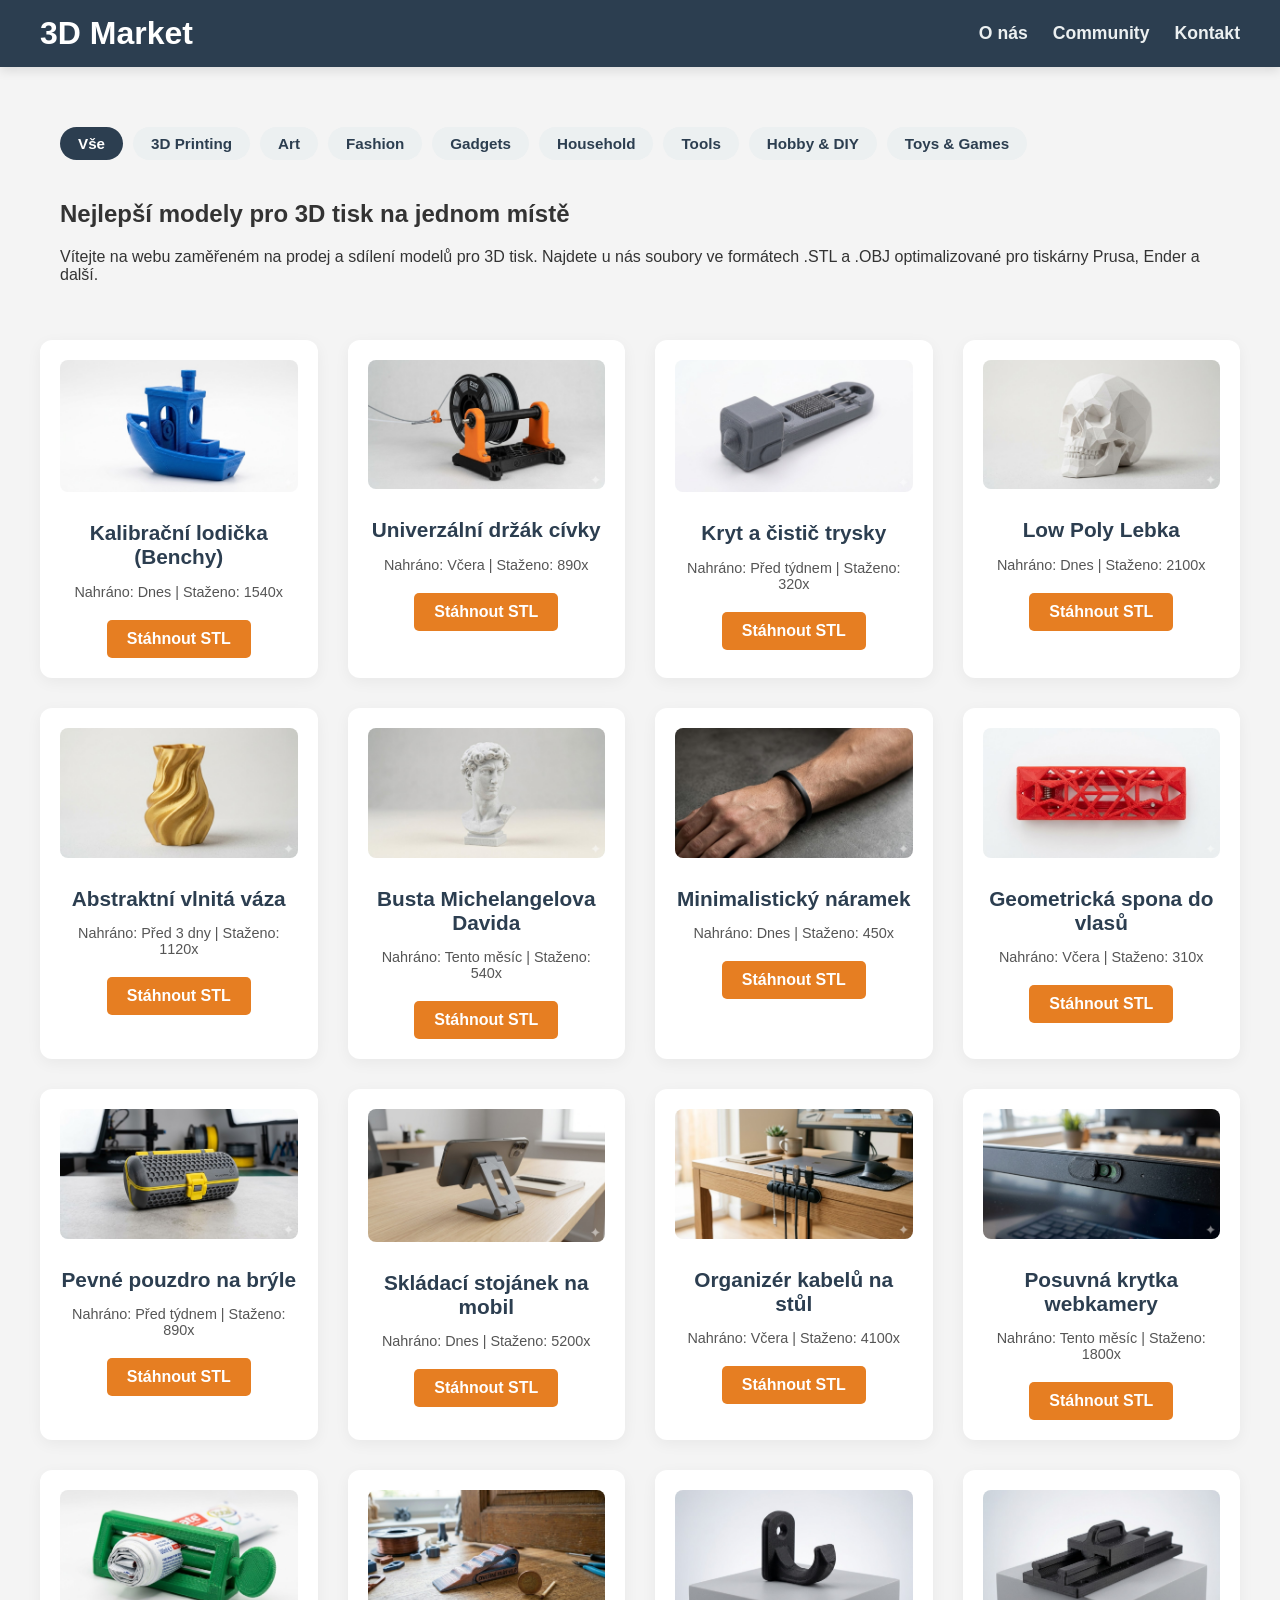
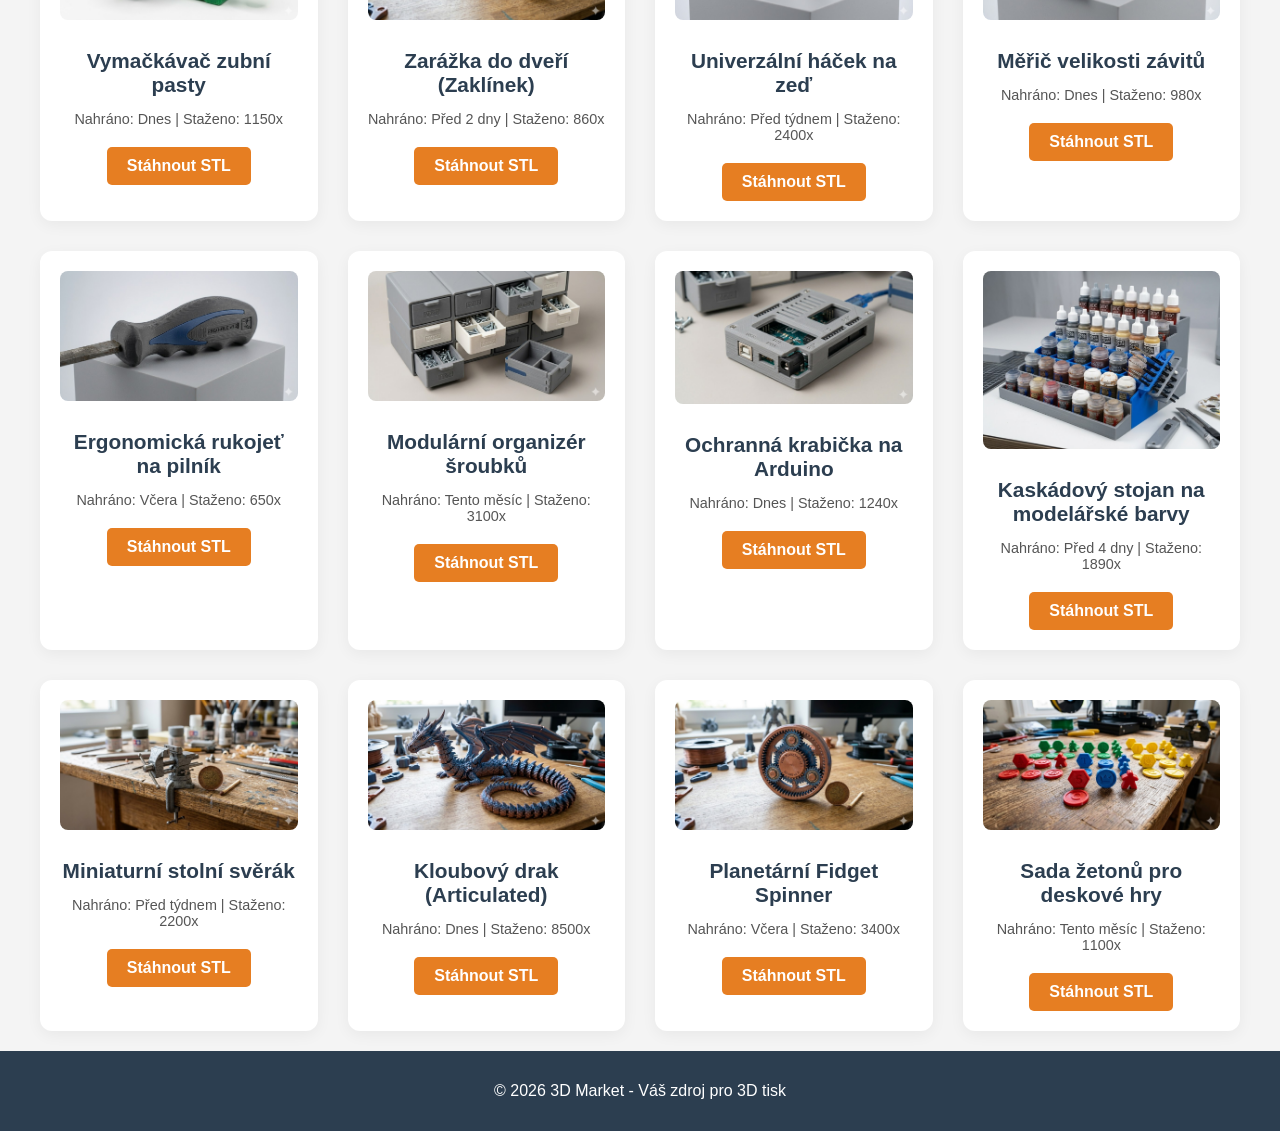
<file: index.html>
<!DOCTYPE html>
<html lang="cs">
<head>
    <!-- Google tag (gtag.js) -->
    <script async src="https://www.googletagmanager.com/gtag/js?id=G-V1ENLRH5XX"></script>
    <script>
        window.dataLayer = window.dataLayer || [];
        function gtag(){dataLayer.push(arguments);}
        gtag('js', new Date());

        gtag('config', 'G-V1ENLRH5XX');
    </script>
    <meta charset="UTF-8">
    <meta name="viewport" content="width=device-width, initial-scale=1.0">

    <title>3D modely pro tisk ke stažení | 3D Market</title>
    <meta name="description" content="Stahujte kvalitní 3D modely (STL, OBJ) pro vaši tiskárnu. Nabízíme široký výběr modelů ke stažení zdarma i prémiové designy pro 3D tisk.">

    <link rel="stylesheet" href="style.css">
</head>
<body>

<header>
    <div class="hlavni-lista">
        <a href="index.html" class="logo-odkaz">
            <h1>3D Market</h1>
        </a>

        <nav>
            <ul class="navigace-menu">
                <li><a href="Onas.html">O nás</a></li>
                <li><a href="Community.html">Community</a></li>
                <li><a href="Kontakt.html">Kontakt</a></li>
            </ul>
        </nav>
    </div>
</header>

<main>
    <div class="kategorie-bar">
        <a href="index.html" class="aktivni">Vše</a>
        <a href="3DPrinting.html">3D Printing</a>
        <a href="Art.html">Art</a>
        <a href="Fashion.html">Fashion</a>
        <a href="Gadgets.html">Gadgets</a>
        <a href="HouseHold.html">Household</a>
        <a href="Tools.html">Tools</a>
        <a href="Hobby.html">Hobby & DIY</a>
        <a href="Other.html">Toys & Games</a>
    </div>
    <section>
        <h2>Nejlepší modely pro 3D tisk na jednom místě</h2>
        <p>Vítejte na webu zaměřeném na prodej a sdílení modelů pro 3D tisk.
            Najdete u nás soubory ve formátech .STL a .OBJ optimalizované pro tiskárny Prusa, Ender a další.</p>
    </section>

</main>
<!-- MŘÍŽKA VŠECH MODELŮ -->
<div class="modely-grid">

    <!-- KATEGORIE: 3D PRINTING -->
    <div class="model-karta">
        <img src="3dprinting3.jpg" alt="Benchy" loading="lazy">
        <h2>Kalibrační lodička (Benchy)</h2>
        <p>Nahráno: Dnes | Staženo: 1540x</p>
        <a href="#" class="hlavni-tlacitko">Stáhnout STL</a>
    </div>
    <div class="model-karta">
        <img src="3dprinting2.jpg" alt="Držák cívky" loading="lazy">
        <h2>Univerzální držák cívky</h2>
        <p>Nahráno: Včera | Staženo: 890x</p>
        <a href="#" class="hlavni-tlacitko">Stáhnout STL</a>
    </div>
    <div class="model-karta">
        <img src="3dprinting1.jpg" alt="Čistič trysky" loading="lazy">
        <h2>Kryt a čistič trysky</h2>
        <p>Nahráno: Před týdnem | Staženo: 320x</p>
        <a href="#" class="hlavni-tlacitko">Stáhnout STL</a>
    </div>

    <!-- KATEGORIE: ART -->
    <div class="model-karta">
        <img src="Art3.jpg" alt="Low Poly Lebka" loading="lazy">
        <h2>Low Poly Lebka</h2>
        <p>Nahráno: Dnes | Staženo: 2100x</p>
        <a href="#" class="hlavni-tlacitko">Stáhnout STL</a>
    </div>
    <div class="model-karta">
        <img src="Art2.jpg" alt="Abstraktní Váza" loading="lazy">
        <h2>Abstraktní vlnitá váza</h2>
        <p>Nahráno: Před 3 dny | Staženo: 1120x</p>
        <a href="#" class="hlavni-tlacitko">Stáhnout STL</a>
    </div>
    <div class="model-karta">
        <img src="Art1.jpg" alt="Busta Davida" loading="lazy">
        <h2>Busta Michelangelova Davida</h2>
        <p>Nahráno: Tento měsíc | Staženo: 540x</p>
        <a href="#" class="hlavni-tlacitko">Stáhnout STL</a>
    </div>

    <!-- KATEGORIE: FASHION -->
    <div class="model-karta">
        <img src="Fashion3.jpg" alt="Náramek" loading="lazy">
        <h2>Minimalistický náramek</h2>
        <p>Nahráno: Dnes | Staženo: 450x</p>
        <a href="#" class="hlavni-tlacitko">Stáhnout STL</a>
    </div>
    <div class="model-karta">
        <img src="Fashion2.jpg" alt="Spona" loading="lazy">
        <h2>Geometrická spona do vlasů</h2>
        <p>Nahráno: Včera | Staženo: 310x</p>
        <a href="#" class="hlavni-tlacitko">Stáhnout STL</a>
    </div>
    <div class="model-karta">
        <img src="Fashion1.jpg" alt="Pouzdro" loading="lazy">
        <h2>Pevné pouzdro na brýle</h2>
        <p>Nahráno: Před týdnem | Staženo: 890x</p>
        <a href="#" class="hlavni-tlacitko">Stáhnout STL</a>
    </div>

    <!-- KATEGORIE: GADGETS -->
    <div class="model-karta">
        <img src="Gadgets3.jpg" alt="Stojánek" loading="lazy">
        <h2>Skládací stojánek na mobil</h2>
        <p>Nahráno: Dnes | Staženo: 5200x</p>
        <a href="#" class="hlavni-tlacitko">Stáhnout STL</a>
    </div>
    <div class="model-karta">
        <img src="Gadgets2.jpg" alt="Kabelový organizér" loading="lazy">
        <h2>Organizér kabelů na stůl</h2>
        <p>Nahráno: Včera | Staženo: 4100x</p>
        <a href="#" class="hlavni-tlacitko">Stáhnout STL</a>
    </div>
    <div class="model-karta">
        <img src="Gadgets1.jpg" alt="Krytka webkamery" loading="lazy">
        <h2>Posuvná krytka webkamery</h2>
        <p>Nahráno: Tento měsíc | Staženo: 1800x</p>
        <a href="#" class="hlavni-tlacitko">Stáhnout STL</a>
    </div>

    <!-- KATEGORIE: HOUSEHOLD -->
    <div class="model-karta">
        <img src="Household2.jpg" alt="Vymačkávač pasty" loading="lazy">
        <h2>Vymačkávač zubní pasty</h2>
        <p>Nahráno: Dnes | Staženo: 1150x</p>
        <a href="#" class="hlavni-tlacitko">Stáhnout STL</a>
    </div>
    <div class="model-karta">
        <img src="Household3.jpg" alt="Zarážka" loading="lazy">
        <h2>Zarážka do dveří (Zaklínek)</h2>
        <p>Nahráno: Před 2 dny | Staženo: 860x</p>
        <a href="#" class="hlavni-tlacitko">Stáhnout STL</a>
    </div>
    <div class="model-karta">
        <img src="Household1.jpg" alt="Háček" loading="lazy">
        <h2>Univerzální háček na zeď</h2>
        <p>Nahráno: Před týdnem | Staženo: 2400x</p>
        <a href="#" class="hlavni-tlacitko">Stáhnout STL</a>
    </div>

    <!-- KATEGORIE: TOOLS -->
    <div class="model-karta">
        <img src="Tools3.jpg" alt="Měřič závitů" loading="lazy">
        <h2>Měřič velikosti závitů</h2>
        <p>Nahráno: Dnes | Staženo: 980x</p>
        <a href="#" class="hlavni-tlacitko">Stáhnout STL</a>
    </div>
    <div class="model-karta">
        <img src="Tools2.jpg" alt="Rukojeť pilníku" loading="lazy">
        <h2>Ergonomická rukojeť na pilník</h2>
        <p>Nahráno: Včera | Staženo: 650x</p>
        <a href="#" class="hlavni-tlacitko">Stáhnout STL</a>
    </div>
    <div class="model-karta">
        <img src="Tools1.jpg" alt="Organizér šroubků" loading="lazy">
        <h2>Modulární organizér šroubků</h2>
        <p>Nahráno: Tento měsíc | Staženo: 3100x</p>
        <a href="#" class="hlavni-tlacitko">Stáhnout STL</a>
    </div>

    <!-- KATEGORIE: HOBBY & DIY -->
    <div class="model-karta">
        <img src="Hobby3.jpg" alt="Arduino box" loading="lazy">
        <h2>Ochranná krabička na Arduino</h2>
        <p>Nahráno: Dnes | Staženo: 1240x</p>
        <a href="#" class="hlavni-tlacitko">Stáhnout STL</a>
    </div>
    <div class="model-karta">
        <img src="Hobby2.jpg" alt="Stojan na barvy" loading="lazy">
        <h2>Kaskádový stojan na modelářské barvy</h2>
        <p>Nahráno: Před 4 dny | Staženo: 1890x</p>
        <a href="#" class="hlavni-tlacitko">Stáhnout STL</a>
    </div>
    <div class="model-karta">
        <img src="Hobby1.jpg" alt="Mini svěrák" loading="lazy">
        <h2>Miniaturní stolní svěrák</h2>
        <p>Nahráno: Před týdnem | Staženo: 2200x</p>
        <a href="#" class="hlavni-tlacitko">Stáhnout STL</a>
    </div>

    <!-- KATEGORIE: TOYS & GAMES -->
    <div class="model-karta">
        <img src="Toy3.jpg" alt="Kloubový drak" loading="lazy">
        <h2>Kloubový drak (Articulated)</h2>
        <p>Nahráno: Dnes | Staženo: 8500x</p>
        <a href="#" class="hlavni-tlacitko">Stáhnout STL</a>
    </div>
    <div class="model-karta">
        <img src="Toy2.jpg" alt="Fidget Spinner" loading="lazy">
        <h2>Planetární Fidget Spinner</h2>
        <p>Nahráno: Včera | Staženo: 3400x</p>
        <a href="#" class="hlavni-tlacitko">Stáhnout STL</a>
    </div>
    <div class="model-karta">
        <img src="Toy1.jpg" alt="Herní žetony" loading="lazy">
        <h2>Sada žetonů pro deskové hry</h2>
        <p>Nahráno: Tento měsíc | Staženo: 1100x</p>
        <a href="#" class="hlavni-tlacitko">Stáhnout STL</a>
    </div>

</div>
<footer>
    <p>&copy; 2026 3D Market - Váš zdroj pro 3D tisk</p>
</footer>

</body>
</html>
</file>
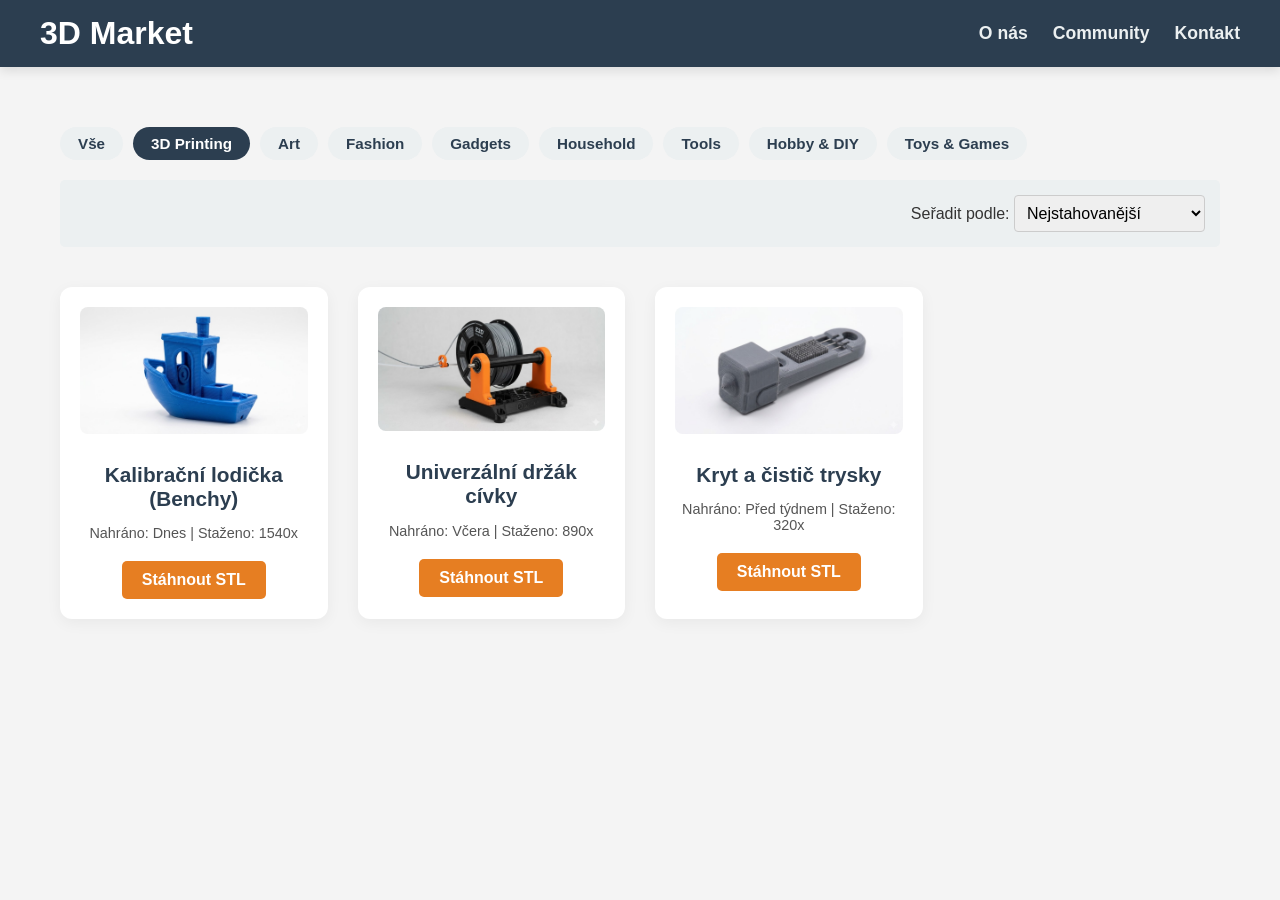
<file: 3DPrinting.html>
<!DOCTYPE html>
<html lang="cs">
<head>
    <!-- Google tag (gtag.js) -->
    <script async src="https://www.googletagmanager.com/gtag/js?id=G-V1ENLRH5XX"></script>
    <script>
        window.dataLayer = window.dataLayer || [];
        function gtag(){dataLayer.push(arguments);}
        gtag('js', new Date());

        gtag('config', 'G-V1ENLRH5XX');
    </script>
    <meta charset="UTF-8">
    <title>3D Printing modely ke stažení | 3D Market</title>
    <meta name="description" content="Stahujte nejlepší 3D printing modely. Filtrujte podle oblíbenosti, nejnovějších a nejstahovanějších kousků pro vaši 3D tiskárnu.">
    <link rel="stylesheet" href="style.css">
</head>
<body>
<header>
    <div class="hlavni-lista">
        <a href="index.html" class="logo-odkaz"><h1>3D Market</h1></a>
        <nav>
            <ul class="navigace-menu">
                <li><a href="Onas.html">O nás</a></li>
                <li><a href="Community.html">Community</a></li>
                <li><a href="Kontakt.html">Kontakt</a></li>
            </ul>
        </nav>
    </div>
</header>

<main>
    <div class="kategorie-bar">
    <a href="index.html" >Vše</a>
    <a href="3DPrinting.html" class="aktivni">3D Printing</a>
    <a href="Art.html">Art</a>
    <a href="Fashion.html">Fashion</a>
    <a href="Gadgets.html">Gadgets</a>
    <a href="HouseHold.html">Household</a>
    <a href="Tools.html">Tools</a>
    <a href="Hobby.html">Hobby & DIY</a>
    <a href="Other.html">Toys & Games</a>
</div>
    <section class="filtry-box">
        <label for="radit">Seřadit podle:</label>
        <select name="radit" id="radit">
            <optgroup label="Popularita">
                <option value="nejstahovanejsi">Nejstahovanější</option>
                <option value="nejnavstevovanejsi">Nejvíce navštívené</option>
            </optgroup>
            <optgroup label="Čas nahrání">
                <option value="nejnovejsi">Nejnovější</option>
                <option value="nejstarsi">Nejstarší</option>
            </optgroup>
        </select>
    </section>

    <section class="modely-grid">

        <div class="model-karta">
            <img src="3dprinting3.jpg" alt="Benchy" loading="lazy">
            <h2>Kalibrační lodička (Benchy)</h2>
            <p>Nahráno: Dnes | Staženo: 1540x</p>
            <a href="#" class="hlavni-tlacitko">Stáhnout STL</a>
        </div>
        <div class="model-karta">
            <img src="3dprinting2.jpg" alt="Držák cívky" loading="lazy">
            <h2>Univerzální držák cívky</h2>
            <p>Nahráno: Včera | Staženo: 890x</p>
            <a href="#" class="hlavni-tlacitko">Stáhnout STL</a>
        </div>
        <div class="model-karta">
            <img src="3dprinting1.jpg" alt="Čistič trysky" loading="lazy">
            <h2>Kryt a čistič trysky</h2>
            <p>Nahráno: Před týdnem | Staženo: 320x</p>
            <a href="#" class="hlavni-tlacitko">Stáhnout STL</a>
        </div>

    </section>
</main>
</body>
</html>
</file>
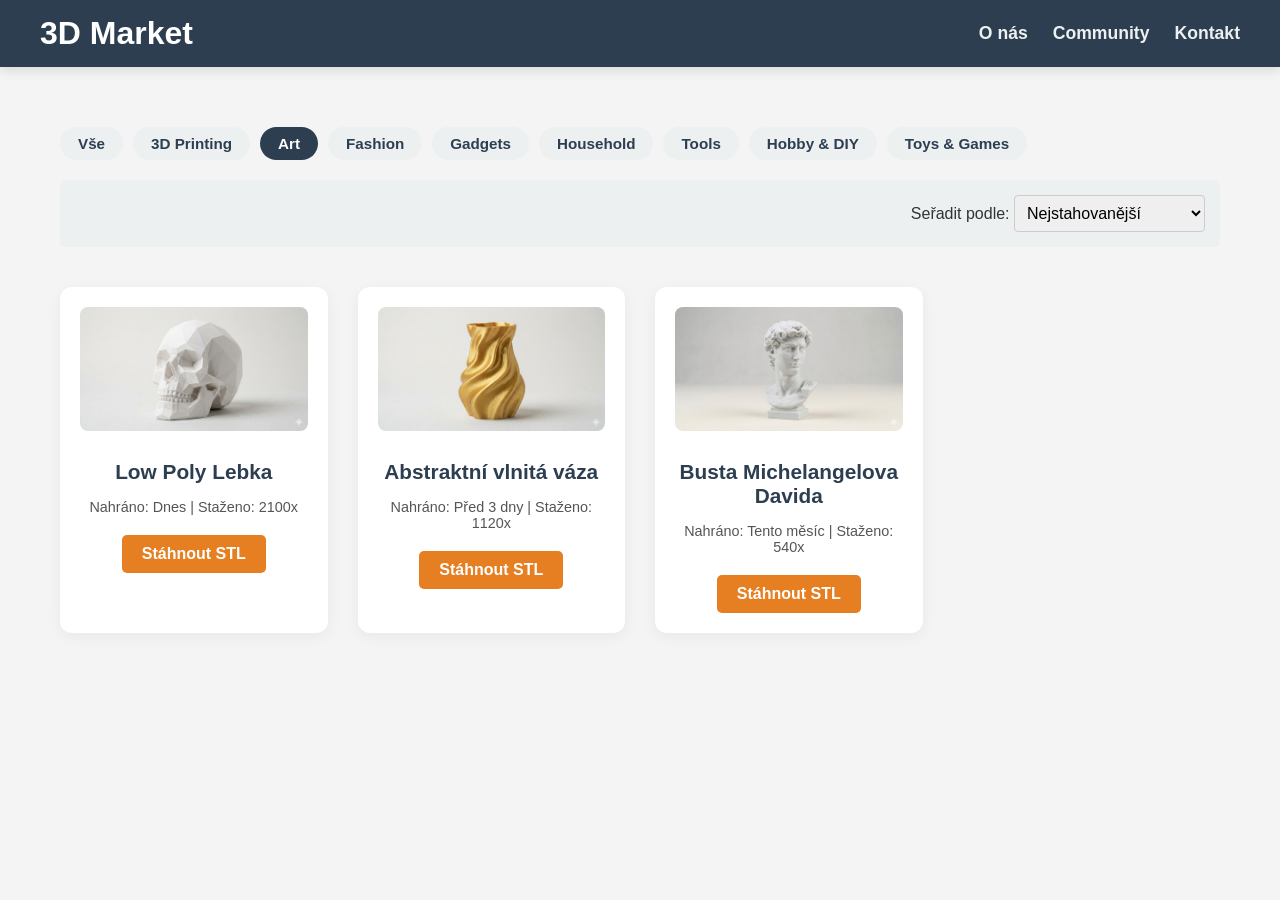
<file: Art.html>
﻿<!DOCTYPE html>
<html lang="cs">
<head>
    <!-- Google tag (gtag.js) -->
    <script async src="https://www.googletagmanager.com/gtag/js?id=G-V1ENLRH5XX"></script>
    <script>
        window.dataLayer = window.dataLayer || [];
        function gtag(){dataLayer.push(arguments);}
        gtag('js', new Date());

        gtag('config', 'G-V1ENLRH5XX');
    </script>
    <meta charset="UTF-8">
    <title>Art modely ke stažení | 3D Market</title>
    <meta name="description" content="Stahujte nejlepší art modely. Filtrujte podle oblíbenosti, nejnovějších a nejstahovanějších kousků pro vaši 3D tiskárnu.">
    <link rel="stylesheet" href="style.css">
</head>
<body>
<header>
    <div class="hlavni-lista">
        <a href="index.html" class="logo-odkaz"><h1>3D Market</h1></a>
        <nav>
            <ul class="navigace-menu">
                <li><a href="Onas.html">O nás</a></li>
                <li><a href="Community.html">Community</a></li>
                <li><a href="Kontakt.html">Kontakt</a></li>
            </ul>
        </nav>
    </div>
</header>

<main>
    <div class="kategorie-bar">
        <a href="index.html">Vše</a>
        <a href="3DPrinting.html">3D Printing</a>
        <a href="Art.html" class="aktivni">Art</a>
        <a href="Fashion.html">Fashion</a>
        <a href="Gadgets.html">Gadgets</a>
        <a href="HouseHold.html">Household</a>
        <a href="Tools.html">Tools</a>
        <a href="Hobby.html">Hobby & DIY</a>
        <a href="Other.html">Toys & Games</a>
    </div>
    <section class="filtry-box">
        <label for="radit">Seřadit podle:</label>
        <select name="radit" id="radit">
            <optgroup label="Popularita">
                <option value="nejstahovanejsi">Nejstahovanější</option>
                <option value="nejnavstevovanejsi">Nejvíce navštívené</option>
            </optgroup>
            <optgroup label="Čas nahrání">
                <option value="nejnovejsi">Nejnovější</option>
                <option value="nejstarsi">Nejstarší</option>
            </optgroup>
        </select>
    </section>

    <section class="modely-grid">

        <div class="model-karta">
            <img src="Art3.jpg" alt="Low Poly Lebka" loading="lazy">
            <h2>Low Poly Lebka</h2>
            <p>Nahráno: Dnes | Staženo: 2100x</p>
            <a href="#" class="hlavni-tlacitko">Stáhnout STL</a>
        </div>
        <div class="model-karta">
            <img src="Art2.jpg" alt="Abstraktní Váza" loading="lazy">
            <h2>Abstraktní vlnitá váza</h2>
            <p>Nahráno: Před 3 dny | Staženo: 1120x</p>
            <a href="#" class="hlavni-tlacitko">Stáhnout STL</a>
        </div>
        <div class="model-karta">
            <img src="Art1.jpg" alt="Busta Davida" loading="lazy">
            <h2>Busta Michelangelova Davida</h2>
            <p>Nahráno: Tento měsíc | Staženo: 540x</p>
            <a href="#" class="hlavni-tlacitko">Stáhnout STL</a>
        </div>

    </section>
</main>
</body>
</html>
</file>
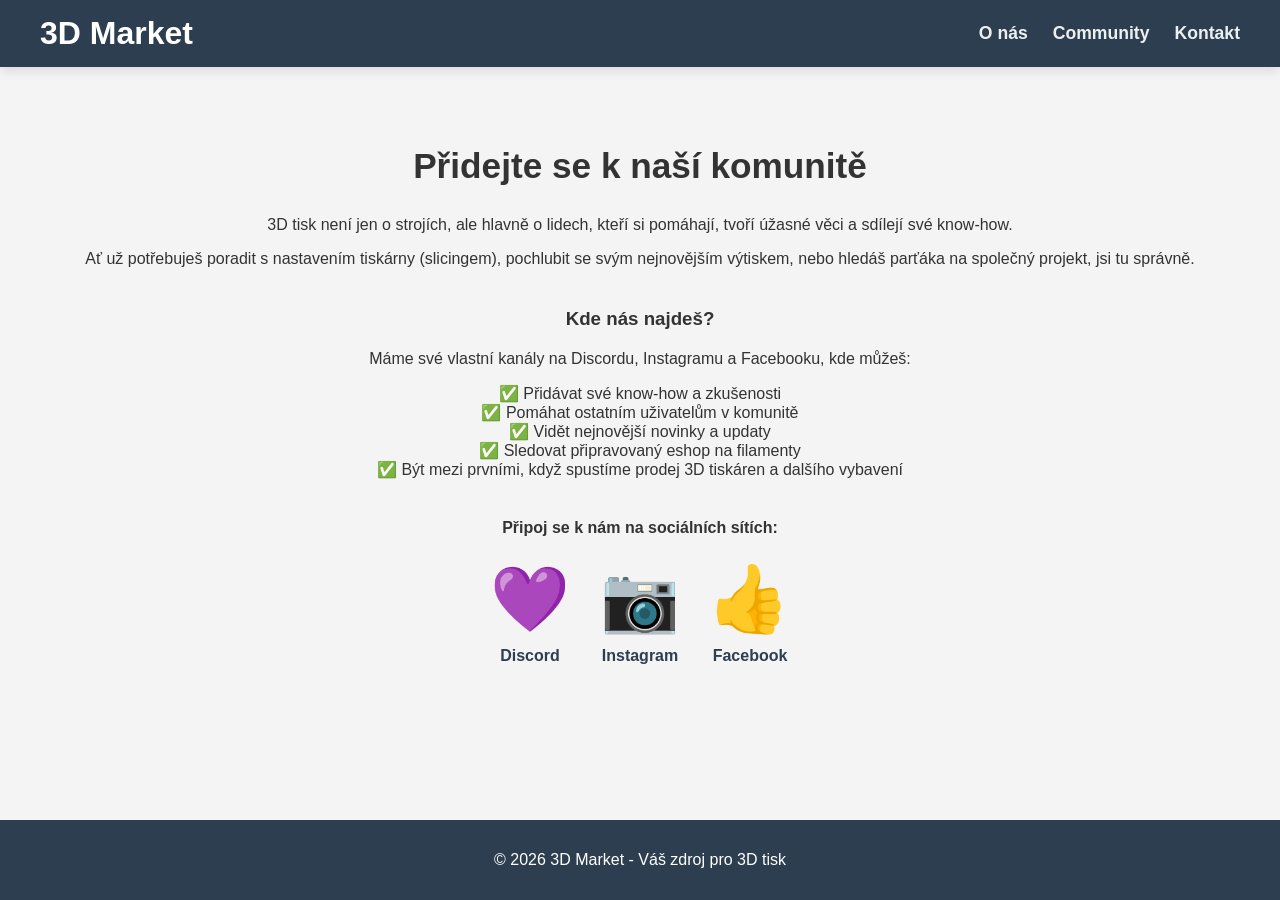
<file: Community.html>
<!DOCTYPE html>
<html lang="cs">
<head>
  <!-- Google tag (gtag.js) -->
  <script async src="https://www.googletagmanager.com/gtag/js?id=G-V1ENLRH5XX"></script>
  <script>
    window.dataLayer = window.dataLayer || [];
    function gtag(){dataLayer.push(arguments);}
    gtag('js', new Date());

    gtag('config', 'G-V1ENLRH5XX');
  </script>
  <meta charset="UTF-8">
  <meta name="viewport" content="width=device-width, initial-scale=1.0">
  <title>Community | 3D Market</title>
  <meta name="description" content="Přidejte se ke komunitě 3D Market. Sdílejte své modely a diskutujte o 3D tisku.">
  <link rel="stylesheet" href="style.css">
</head>
<body>

<header>
  <div class="hlavni-lista">
    <a href="index.html" class="logo-odkaz">
      <h1>3D Market</h1>
    </a>
    <nav>
      <ul class="navigace-menu">
        <li><a href="Onas.html">O nás</a></li>
        <li><a href="Community.html">Community</a></li>
        <li><a href="Kontakt.html">Kontakt</a></li>
      </ul>
    </nav>
  </div>
</header>

<main>
  <section>
    <h2 style="text-align: center; font-size: 2.2rem; font-weight: bold; margin-bottom: 30px;">Přidejte se k naší komunitě</h2>
    <p style="text-align: center;">3D tisk není jen o strojích, ale hlavně o lidech, kteří si pomáhají, tvoří úžasné věci a sdílejí své know-how.</p>
    <p style="text-align: center;">Ať už potřebuješ poradit s nastavením tiskárny (slicingem), pochlubit se svým nejnovějším výtiskem, nebo hledáš parťáka na společný projekt, jsi tu správně.</p>

    <h3 style="text-align: center; margin-top: 40px; margin-bottom: 20px;">Kde nás najdeš?</h3>
    <p style="text-align: center;">Máme své vlastní kanály na Discordu, Instagramu a Facebooku, kde můžeš:</p>
    <ul style="text-align: center; list-style: none; padding: 0;">
      <li>✅ Přidávat své know-how a zkušenosti</li>
      <li>✅ Pomáhat ostatním uživatelům v komunitě</li>
      <li>✅ Vidět nejnovější novinky a updaty</li>
      <li>✅ Sledovat připravovaný eshop na filamenty</li>
      <li>✅ Být mezi prvními, když spustíme prodej 3D tiskáren a dalšího vybavení</li>
    </ul>

    <div style="text-align: center; margin-top: 40px; margin-bottom: 40px;">
      <p style="font-weight: bold; margin-bottom: 25px;">Připoj se k nám na sociálních sítích:</p>
      <div style="display: flex; gap: 30px; justify-content: center; flex-wrap: wrap;">
        <a href="https://discord.gg/tvuj-server" target="_blank" class="socialni-ikona" style="text-decoration: none; display: inline-block; text-align: center;">
          <div style="font-size: 4rem; margin-bottom: 10px;">💜</div>
          <p style="margin: 0; font-weight: bold; color: #2c3e50;">Discord</p>
        </a>
        <a href="https://instagram.com/tvuj-profil" target="_blank" class="socialni-ikona" style="text-decoration: none; display: inline-block; text-align: center;">
          <div style="font-size: 4rem; margin-bottom: 10px;">📷</div>
          <p style="margin: 0; font-weight: bold; color: #2c3e50;">Instagram</p>
        </a>
        <a href="https://facebook.com/tvoje-strana" target="_blank" class="socialni-ikona" style="text-decoration: none; display: inline-block; text-align: center;">
          <div style="font-size: 4rem; margin-bottom: 10px;">👍</div>
          <p style="margin: 0; font-weight: bold; color: #2c3e50;">Facebook</p>
        </a>
      </div>
    </div>
  </section>
</main>

<footer>
  <p>&copy; 2026 3D Market - Váš zdroj pro 3D tisk</p>
</footer>

</body>
</html>
</file>
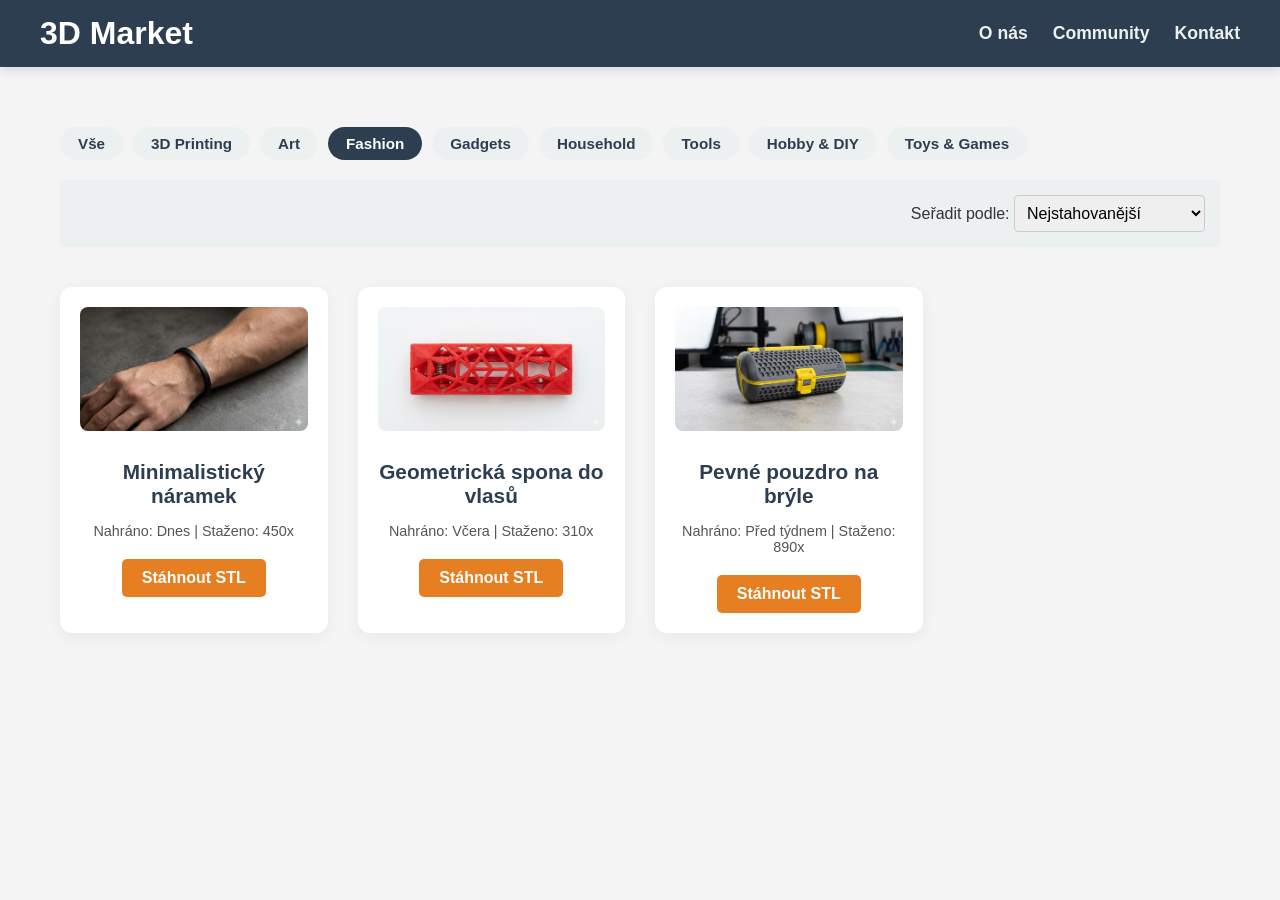
<file: Fashion.html>
<!DOCTYPE html>
<html lang="cs">
<head>
    <!-- Google tag (gtag.js) -->
    <script async src="https://www.googletagmanager.com/gtag/js?id=G-V1ENLRH5XX"></script>
    <script>
        window.dataLayer = window.dataLayer || [];
        function gtag(){dataLayer.push(arguments);}
        gtag('js', new Date());

        gtag('config', 'G-V1ENLRH5XX');
    </script>
    <meta charset="UTF-8">
    <title>Fashion modely ke stažení | 3D Market</title>
    <meta name="description" content="Stahujte nejlepší fashion modely. Filtrujte podle oblíbenosti, nejnovějších a nejstahovanějších kousků pro vaši 3D tiskárnu.">
    <link rel="stylesheet" href="style.css">
</head>
<body>
<header>
    <div class="hlavni-lista">
        <a href="index.html" class="logo-odkaz"><h1>3D Market</h1></a>
        <nav>
            <ul class="navigace-menu">
                <li><a href="Onas.html">O nás</a></li>
                <li><a href="Community.html">Community</a></li>
                <li><a href="Kontakt.html">Kontakt</a></li>
            </ul>
        </nav>
    </div>
</header>

<main>
    <div class="kategorie-bar">
        <a href="index.html" >Vše</a>
        <a href="3DPrinting.html">3D Printing</a>
        <a href="Art.html">Art</a>
        <a href="Fashion.html" class="aktivni">Fashion</a>
        <a href="Gadgets.html">Gadgets</a>
        <a href="HouseHold.html">Household</a>
        <a href="Tools.html">Tools</a>
        <a href="Hobby.html">Hobby & DIY</a>
        <a href="Other.html">Toys & Games</a>
    </div>
    <section class="filtry-box">
        <label for="radit">Seřadit podle:</label>
        <select name="radit" id="radit">
            <optgroup label="Popularita">
                <option value="nejstahovanejsi">Nejstahovanější</option>
                <option value="nejnavstevovanejsi">Nejvíce navštívené</option>
            </optgroup>
            <optgroup label="Čas nahrání">
                <option value="nejnovejsi">Nejnovější</option>
                <option value="nejstarsi">Nejstarší</option>
            </optgroup>
        </select>
    </section>

    <section class="modely-grid">

        <div class="model-karta">
            <img src="Fashion3.jpg" alt="Náramek" loading="lazy">
            <h2>Minimalistický náramek</h2>
            <p>Nahráno: Dnes | Staženo: 450x</p>
            <a href="#" class="hlavni-tlacitko">Stáhnout STL</a>
        </div>
        <div class="model-karta">
            <img src="Fashion2.jpg" alt="Spona" loading="lazy">
            <h2>Geometrická spona do vlasů</h2>
            <p>Nahráno: Včera | Staženo: 310x</p>
            <a href="#" class="hlavni-tlacitko">Stáhnout STL</a>
        </div>
        <div class="model-karta">
            <img src="Fashion1.jpg" alt="Pouzdro" loading="lazy">
            <h2>Pevné pouzdro na brýle</h2>
            <p>Nahráno: Před týdnem | Staženo: 890x</p>
            <a href="#" class="hlavni-tlacitko">Stáhnout STL</a>
        </div>

    </section>
</main>
</body>
</html>
</file>
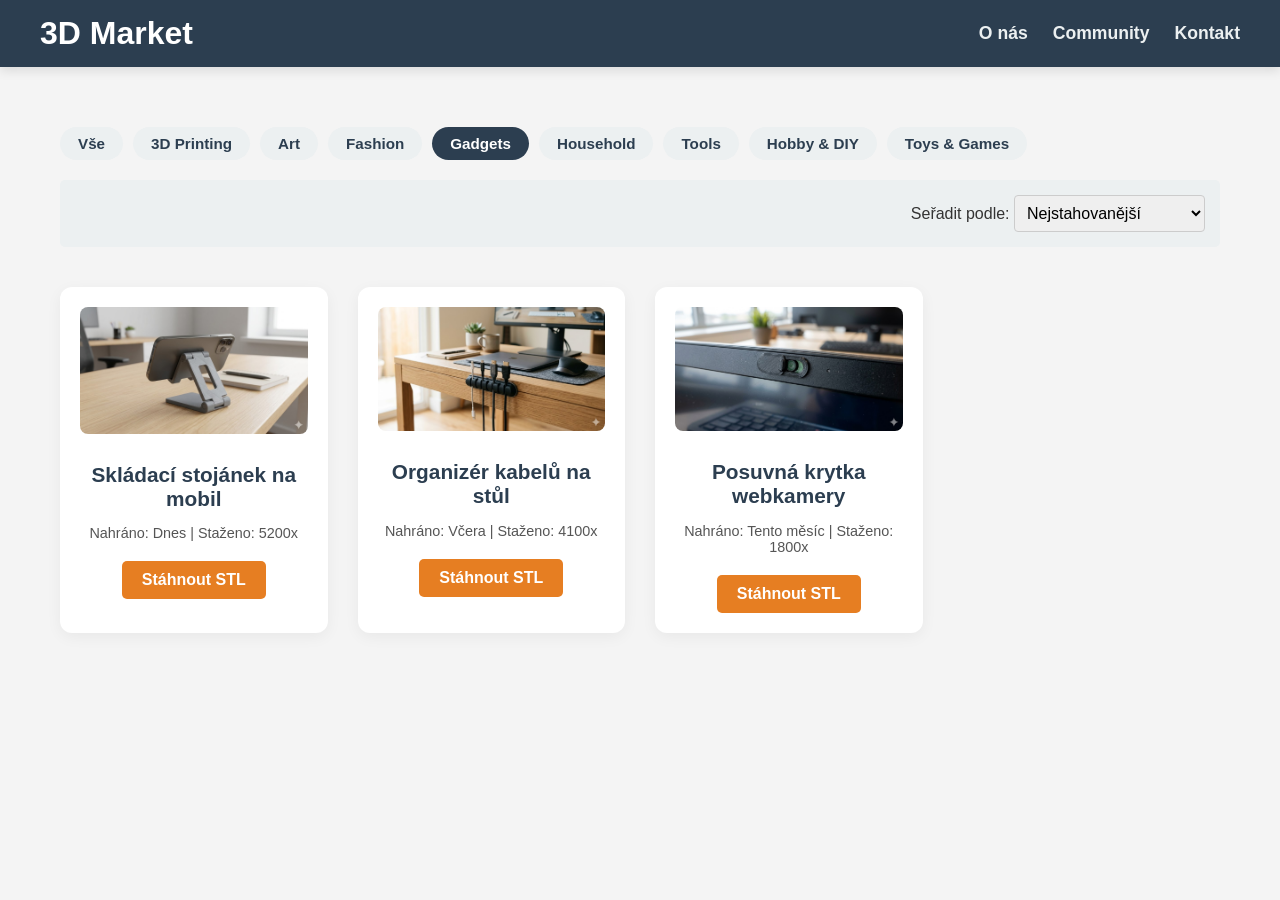
<file: Gadgets.html>
<!DOCTYPE html>
<html lang="cs">
<head>
    <!-- Google tag (gtag.js) -->
    <script async src="https://www.googletagmanager.com/gtag/js?id=G-V1ENLRH5XX"></script>
    <script>
        window.dataLayer = window.dataLayer || [];
        function gtag(){dataLayer.push(arguments);}
        gtag('js', new Date());

        gtag('config', 'G-V1ENLRH5XX');
    </script>
    <meta charset="UTF-8">
    <title>Gadgets modely ke stažení | 3D Market</title>
    <meta name="description" content="Stahujte nejlepší gadgets modely. Filtrujte podle oblíbenosti, nejnovějších a nejstahovanějších kousků pro vaši 3D tiskárnu.">
    <link rel="stylesheet" href="style.css">
</head>
<body>
<header>
    <div class="hlavni-lista">
        <a href="index.html" class="logo-odkaz"><h1>3D Market</h1></a>
        <nav>
            <ul class="navigace-menu">
                <li><a href="Onas.html">O nás</a></li>
                <li><a href="Community.html">Community</a></li>
                <li><a href="Kontakt.html">Kontakt</a></li>
            </ul>
        </nav>
    </div>
</header>

<main>
    <div class="kategorie-bar">
        <a href="index.html">Vše</a>
        <a href="3DPrinting.html">3D Printing</a>
        <a href="Art.html">Art</a>
        <a href="Fashion.html">Fashion</a>
        <a href="Gadgets.html" class="aktivni">Gadgets</a>
        <a href="HouseHold.html">Household</a>
        <a href="Tools.html">Tools</a>
        <a href="Hobby.html">Hobby & DIY</a>
        <a href="Other.html">Toys & Games</a>
    </div>
    <section class="filtry-box">
        <label for="radit">Seřadit podle:</label>
        <select name="radit" id="radit">
            <optgroup label="Popularita">
                <option value="nejstahovanejsi">Nejstahovanější</option>
                <option value="nejnavstevovanejsi">Nejvíce navštívené</option>
            </optgroup>
            <optgroup label="Čas nahrání">
                <option value="nejnovejsi">Nejnovější</option>
                <option value="nejstarsi">Nejstarší</option>
            </optgroup>
        </select>
    </section>

    <section class="modely-grid">

        <div class="model-karta">
            <img src="Gadgets3.jpg" alt="Stojánek" loading="lazy">
            <h2>Skládací stojánek na mobil</h2>
            <p>Nahráno: Dnes | Staženo: 5200x</p>
            <a href="#" class="hlavni-tlacitko">Stáhnout STL</a>
        </div>
        <div class="model-karta">
            <img src="Gadgets2.jpg" alt="Kabelový organizér" loading="lazy">
            <h2>Organizér kabelů na stůl</h2>
            <p>Nahráno: Včera | Staženo: 4100x</p>
            <a href="#" class="hlavni-tlacitko">Stáhnout STL</a>
        </div>
        <div class="model-karta">
            <img src="Gadgets1.jpg" alt="Krytka webkamery" loading="lazy">
            <h2>Posuvná krytka webkamery</h2>
            <p>Nahráno: Tento měsíc | Staženo: 1800x</p>
            <a href="#" class="hlavni-tlacitko">Stáhnout STL</a>
        </div>

    </section>
</main>
</body>
</html>
</file>
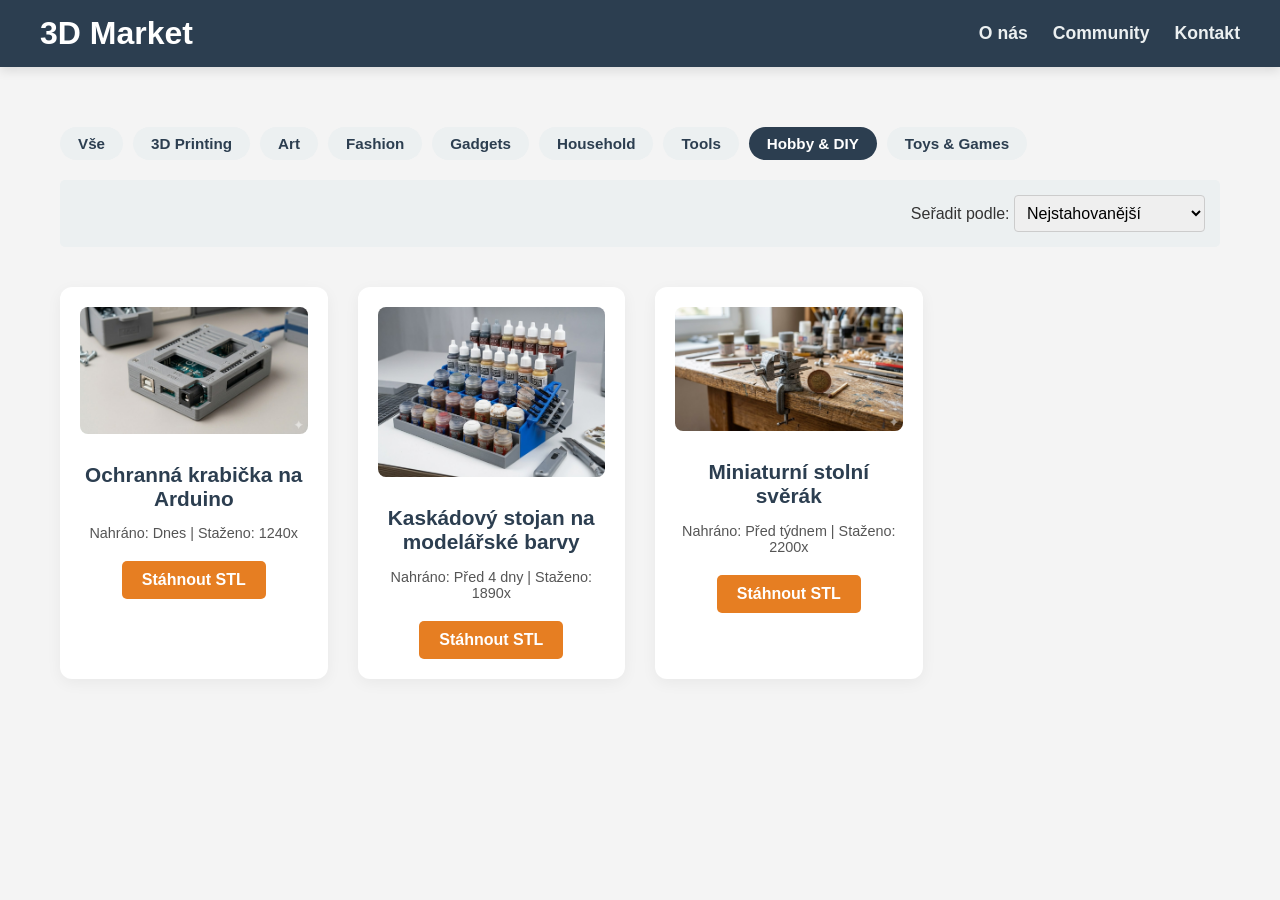
<file: Hobby.html>
<!DOCTYPE html>
<html lang="cs">
<head>
    <!-- Google tag (gtag.js) -->
    <script async src="https://www.googletagmanager.com/gtag/js?id=G-V1ENLRH5XX"></script>
    <script>
        window.dataLayer = window.dataLayer || [];
        function gtag(){dataLayer.push(arguments);}
        gtag('js', new Date());

        gtag('config', 'G-V1ENLRH5XX');
    </script>
    <meta charset="UTF-8">
    <title>Hobby modely ke stažení | 3D Market</title>
    <meta name="description" content="Stahujte nejlepší hobby modely. Filtrujte podle oblíbenosti, nejnovějších a nejstahovanějších kousků pro vaši 3D tiskárnu.">
    <link rel="stylesheet" href="style.css">
</head>
<body>
<header>
    <div class="hlavni-lista">
        <a href="index.html" class="logo-odkaz"><h1>3D Market</h1></a>
        <nav>
            <ul class="navigace-menu">
                <li><a href="Onas.html">O nás</a></li>
                <li><a href="Community.html">Community</a></li>
                <li><a href="Kontakt.html">Kontakt</a></li>
            </ul>
        </nav>
    </div>
</header>

<main>
    <div class="kategorie-bar">
        <a href="index.html" >Vše</a>
        <a href="3DPrinting.html">3D Printing</a>
        <a href="Art.html">Art</a>
        <a href="Fashion.html">Fashion</a>
        <a href="Gadgets.html">Gadgets</a>
        <a href="HouseHold.html">Household</a>
        <a href="Tools.html">Tools</a>
        <a href="Hobby.html" class="aktivni">Hobby & DIY</a>
        <a href="Other.html">Toys & Games</a>
    </div>
    <section class="filtry-box">
        <label for="radit">Seřadit podle:</label>
        <select name="radit" id="radit">
            <optgroup label="Popularita">
                <option value="nejstahovanejsi">Nejstahovanější</option>
                <option value="nejnavstevovanejsi">Nejvíce navštívené</option>
            </optgroup>
            <optgroup label="Čas nahrání">
                <option value="nejnovejsi">Nejnovější</option>
                <option value="nejstarsi">Nejstarší</option>
            </optgroup>
        </select>
    </section>

    <section class="modely-grid">

        <div class="model-karta">
            <img src="Hobby3.jpg" alt="Arduino box" loading="lazy">
            <h2>Ochranná krabička na Arduino</h2>
            <p>Nahráno: Dnes | Staženo: 1240x</p>
            <a href="#" class="hlavni-tlacitko">Stáhnout STL</a>
        </div>
        <div class="model-karta">
            <img src="Hobby2.jpg" alt="Stojan na barvy" loading="lazy">
            <h2>Kaskádový stojan na modelářské barvy</h2>
            <p>Nahráno: Před 4 dny | Staženo: 1890x</p>
            <a href="#" class="hlavni-tlacitko">Stáhnout STL</a>
        </div>
        <div class="model-karta">
            <img src="Hobby1.jpg" alt="Mini svěrák" loading="lazy">
            <h2>Miniaturní stolní svěrák</h2>
            <p>Nahráno: Před týdnem | Staženo: 2200x</p>
            <a href="#" class="hlavni-tlacitko">Stáhnout STL</a>
        </div>

    </section>
</main>
</body>
</html>
</file>
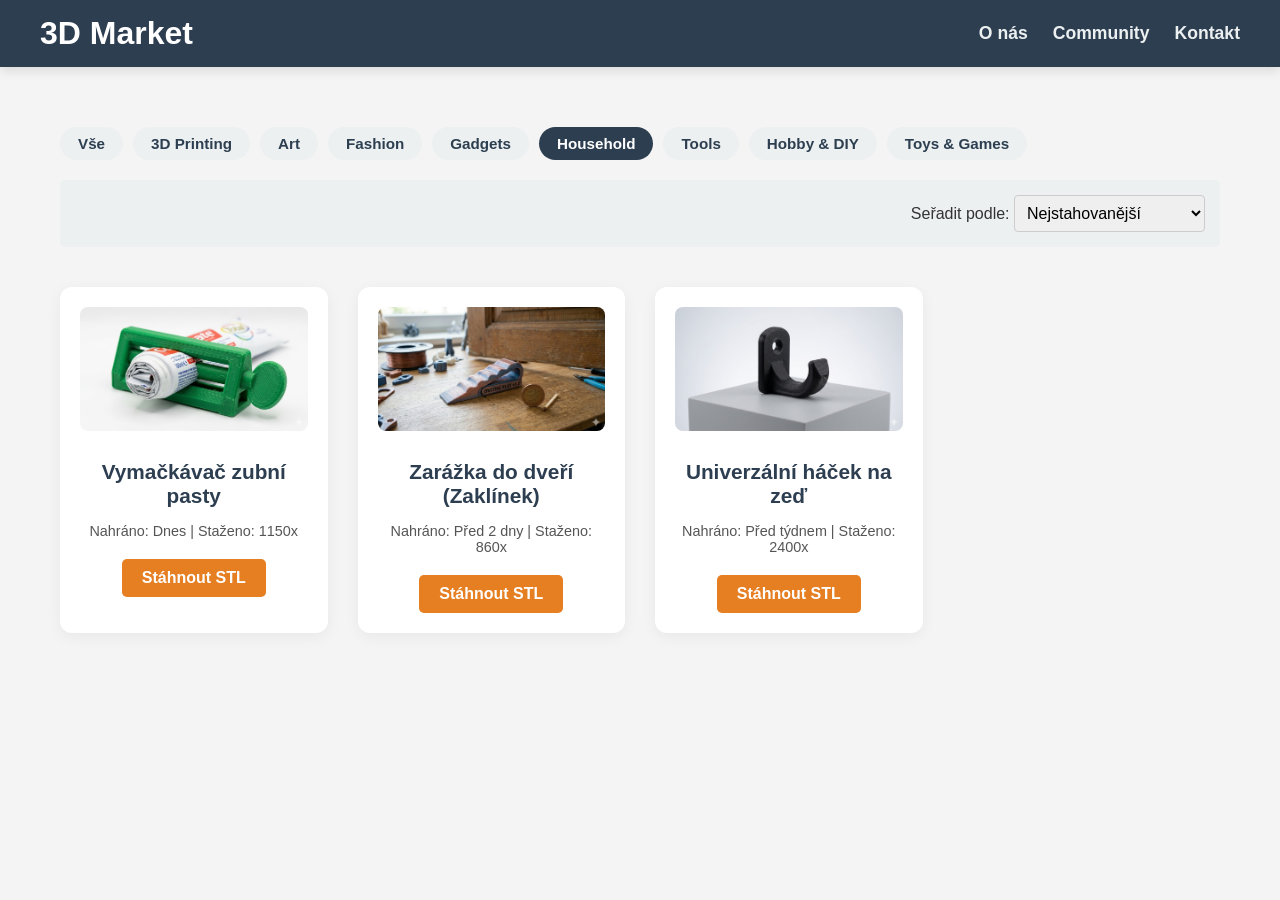
<file: HouseHold.html>
<!DOCTYPE html>
<html lang="cs">
<head>
    <!-- Google tag (gtag.js) -->
    <script async src="https://www.googletagmanager.com/gtag/js?id=G-V1ENLRH5XX"></script>
    <script>
        window.dataLayer = window.dataLayer || [];
        function gtag(){dataLayer.push(arguments);}
        gtag('js', new Date());

        gtag('config', 'G-V1ENLRH5XX');
    </script>
    <meta charset="UTF-8">
    <title>HouseHold modely ke stažení | 3D Market</title>
    <meta name="description" content="Stahujte nejlepší household modely. Filtrujte podle oblíbenosti, nejnovějších a nejstahovanějších kousků pro vaši 3D tiskárnu.">
    <link rel="stylesheet" href="style.css">
</head>
<body>
<header>
    <div class="hlavni-lista">
        <a href="index.html" class="logo-odkaz"><h1>3D Market</h1></a>
        <nav>
            <ul class="navigace-menu">
                <li><a href="Onas.html">O nás</a></li>
                <li><a href="Community.html">Community</a></li>
                <li><a href="Kontakt.html">Kontakt</a></li>
            </ul>
        </nav>
    </div>
</header>

<main>
    <div class="kategorie-bar">
        <a href="index.html" >Vše</a>
        <a href="3DPrinting.html">3D Printing</a>
        <a href="Art.html">Art</a>
        <a href="Fashion.html">Fashion</a>
        <a href="Gadgets.html">Gadgets</a>
        <a href="HouseHold.html" class="aktivni">Household</a>
        <a href="Tools.html">Tools</a>
        <a href="Hobby.html">Hobby & DIY</a>
        <a href="Other.html">Toys & Games</a>
    </div>
    <section class="filtry-box">
        <label for="radit">Seřadit podle:</label>
        <select name="radit" id="radit">
            <optgroup label="Popularita">
                <option value="nejstahovanejsi">Nejstahovanější</option>
                <option value="nejnavstevovanejsi">Nejvíce navštívené</option>
            </optgroup>
            <optgroup label="Čas nahrání">
                <option value="nejnovejsi">Nejnovější</option>
                <option value="nejstarsi">Nejstarší</option>
            </optgroup>
        </select>
    </section>

    <section class="modely-grid">

        <div class="model-karta">
            <img src="Household2.jpg" alt="Vymačkávač pasty" loading="lazy">
            <h2>Vymačkávač zubní pasty</h2>
            <p>Nahráno: Dnes | Staženo: 1150x</p>
            <a href="#" class="hlavni-tlacitko">Stáhnout STL</a>
        </div>
        <div class="model-karta">
            <img src="Household3.jpg" alt="Zarážka" loading="lazy">
            <h2>Zarážka do dveří (Zaklínek)</h2>
            <p>Nahráno: Před 2 dny | Staženo: 860x</p>
            <a href="#" class="hlavni-tlacitko">Stáhnout STL</a>
        </div>
        <div class="model-karta">
            <img src="Household1.jpg" alt="Háček" loading="lazy">
            <h2>Univerzální háček na zeď</h2>
            <p>Nahráno: Před týdnem | Staženo: 2400x</p>
            <a href="#" class="hlavni-tlacitko">Stáhnout STL</a>
        </div>

    </section>
</main>
</body>
</html>
</file>
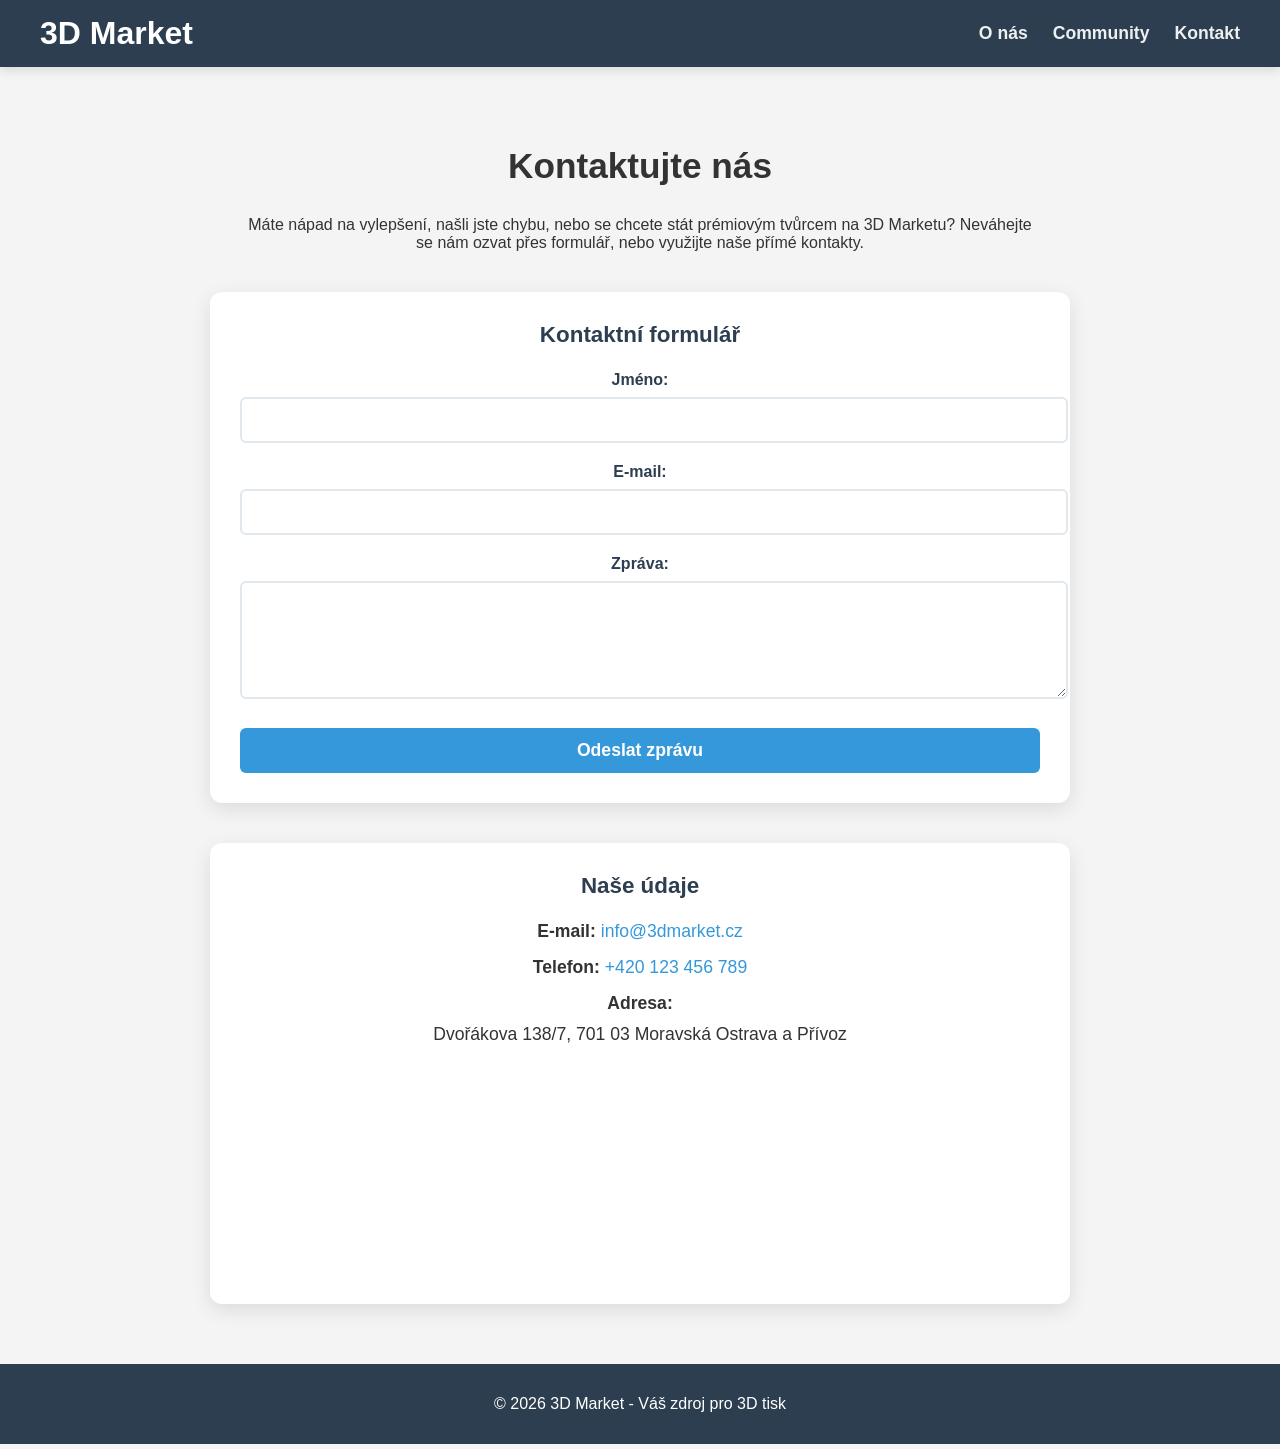
<file: Kontakt.html>
<!DOCTYPE html>
<html lang="cs">
<head>
    <!-- Google tag (gtag.js) -->
    <script async src="https://www.googletagmanager.com/gtag/js?id=G-V1ENLRH5XX"></script>
    <script>
        window.dataLayer = window.dataLayer || [];
        function gtag(){dataLayer.push(arguments);}
        gtag('js', new Date());

        gtag('config', 'G-V1ENLRH5XX');
    </script>
    <meta charset="UTF-8">
    <meta name="viewport" content="width=device-width, initial-scale=1.0">
    <title>Kontakt | 3D Market</title>
    <meta name="description" content="Máte dotaz nebo problém s 3D modelem? Kontaktujte nás e-mailem, telefonicky nebo přes formulář.">
    <link rel="stylesheet" href="style.css">
</head>
<body>

<header>
    <div class="hlavni-lista">
        <a href="index.html" class="logo-odkaz">
            <h1>3D Market</h1>
        </a>
        <nav>
            <ul class="navigace-menu">
                <li><a href="Onas.html">O nás</a></li>
                <li><a href="Community.html">Community</a></li>
                <li><a href="Kontakt.html">Kontakt</a></li>
            </ul>
        </nav>
    </div>
</header>

<main>
    <section style="text-align: center;">
        <h2 style="text-align: center; font-size: 2.2rem; font-weight: bold; margin-bottom: 30px;">Kontaktujte nás</h2>
        <p style="text-align: center; max-width: 800px; margin: 0 auto 40px auto;">Máte nápad na vylepšení, našli jste chybu, nebo se chcete stát prémiovým tvůrcem na 3D Marketu? Neváhejte se nám ozvat přes formulář, nebo využijte naše přímé kontakty.</p>

        <div style="display: flex; flex-direction: column; align-items: center; gap: 40px; margin-bottom: 40px;">
            <div style="background-color: #ffffff; padding: 30px; border-radius: 12px; box-shadow: 0 6px 20px rgba(0, 0, 0, 0.1); max-width: 800px; width: 100%; min-width: 300px;">
                <h3 style="margin-top: 0; color: #2c3e50; font-size: 1.4rem; text-align: center;">Kontaktní formulář</h3>
                <form action="#" method="POST">
                    <div style="margin-bottom: 20px;">
                        <label for="jmeno" style="display: block; margin-bottom: 8px; font-weight: bold; color: #2c3e50;">Jméno:</label>
                        <input type="text" id="jmeno" name="jmeno" required style="width: 100%; padding: 12px; border: 2px solid #e1e8ed; border-radius: 6px; font-size: 1rem; transition: border-color 0.3s;">
                    </div>
                    <div style="margin-bottom: 20px;">
                        <label for="email" style="display: block; margin-bottom: 8px; font-weight: bold; color: #2c3e50;">E-mail:</label>
                        <input type="email" id="email" name="email" required style="width: 100%; padding: 12px; border: 2px solid #e1e8ed; border-radius: 6px; font-size: 1rem; transition: border-color 0.3s;">
                    </div>
                    <div style="margin-bottom: 25px;">
                        <label for="zprava" style="display: block; margin-bottom: 8px; font-weight: bold; color: #2c3e50;">Zpráva:</label>
                        <textarea id="zprava" name="zprava" rows="5" required style="width: 100%; padding: 12px; border: 2px solid #e1e8ed; border-radius: 6px; font-size: 1rem; resize: vertical; transition: border-color 0.3s;"></textarea>
                    </div>
                    <button type="submit" style="background-color: #3498db; color: white; padding: 12px 25px; border: none; border-radius: 6px; font-size: 1.1rem; font-weight: bold; cursor: pointer; transition: background-color 0.3s; width: 100%;">Odeslat zprávu</button>
                </form>
            </div>

            <div style="background-color: #ffffff; padding: 30px; border-radius: 12px; box-shadow: 0 6px 20px rgba(0, 0, 0, 0.1); max-width: 800px; width: 100%; min-width: 300px;">
                <h3 style="margin-top: 0; color: #2c3e50; font-size: 1.4rem; text-align: center;">Naše údaje</h3>
                <p style="margin: 15px 0; font-size: 1.1rem;">
                    <strong>E-mail:</strong> <a href="mailto:info@3dmarket.cz" style="color: #3498db; text-decoration: none;">info@3dmarket.cz</a>
                </p>
                <p style="margin: 15px 0; font-size: 1.1rem;">
                    <strong>Telefon:</strong> <a href="tel:+420123456789" style="color: #3498db; text-decoration: none;">+420 123 456 789</a>
                </p>
                <div style="margin: 15px 0;">
                    <p style="margin: 0 0 10px 0; font-size: 1.1rem; font-weight: bold;">Adresa:</p>
                    <p style="margin: 0; font-size: 1.1rem;">Dvořákova 138/7, 701 03 Moravská Ostrava a Přívoz</p>
                    <iframe src="https://www.google.com/maps/embed?pb=!1m18!1m12!1m3!1d2561.1234567890123!2d18.2925!3d49.8356!2m3!1f0!2f0!3f0!3m2!1i1024!2i768!4f13.1!3m3!1m2!1s0x4713e3b3b3b3b3b3%3A0x123456789abcdef!2sDvo%C5%99%C3%A1kova%20138%2F7%2C%20701%2003%20Moravsk%C3%A1%20Ostrava%20a%20P%C5%Ř%C3%Ívoz!5e0!3m2!1scs!2scz!4v1234567890123!5m2!1scs!2scz" width="100%" height="200" style="border:0; border-radius: 8px; margin-top: 10px;" allowfullscreen="" loading="lazy" referrerpolicy="no-referrer-when-downgrade"></iframe>
                </div>
            </div>
        </div>
    </section>
</main>

<footer>
    <p>&copy; 2026 3D Market - Váš zdroj pro 3D tisk</p>
</footer>

</body>
</html>
</file>
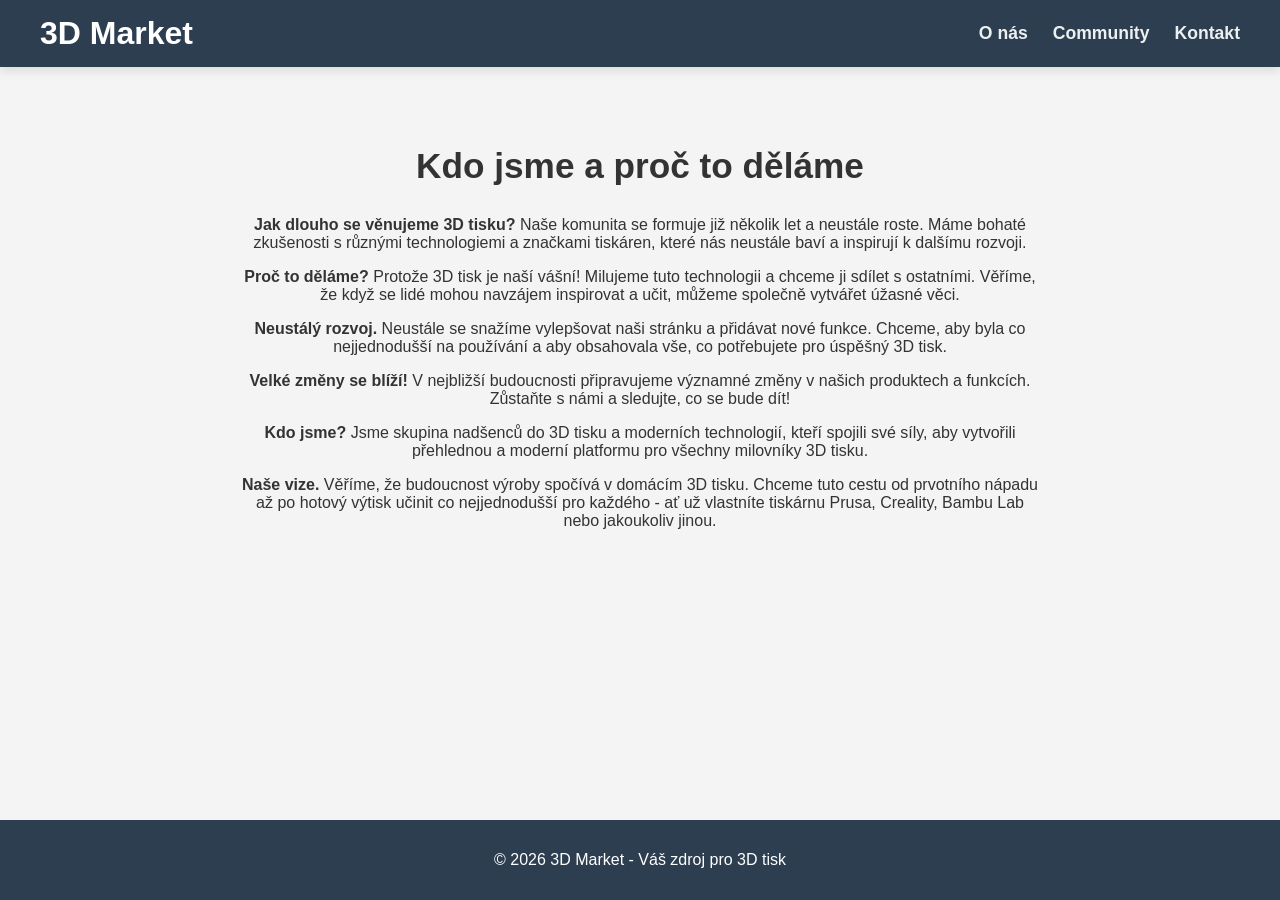
<file: Onas.html>
<!DOCTYPE html>
<html lang="cs">
<head>
    <!-- Google tag (gtag.js) -->
    <script async src="https://www.googletagmanager.com/gtag/js?id=G-V1ENLRH5XX"></script>
    <script>
        window.dataLayer = window.dataLayer || [];
        function gtag(){dataLayer.push(arguments);}
        gtag('js', new Date());

        gtag('config', 'G-V1ENLRH5XX');
    </script>
    <meta charset="UTF-8">
    <meta name="viewport" content="width=device-width, initial-scale=1.0">
    <title>O nás | 3D Market</title>
    <meta name="description" content="Zjistěte více o 3D Market - místě, kde se spojuje komunita nadšenců do 3D tisku.">
    <link rel="stylesheet" href="style.css">
</head>
<body>

<header>
    <div class="hlavni-lista">
        <a href="index.html" class="logo-odkaz">
            <h1>3D Market</h1>
        </a>
        <nav>
            <ul class="navigace-menu">
                <li><a href="Onas.html">O nás</a></li>
                <li><a href="Community.html">Community</a></li>
                <li><a href="Kontakt.html">Kontakt</a></li>
            </ul>
        </nav>
    </div>
</header>

<main>
    <section style="text-align: center; max-width: 800px; margin: 0 auto;">
        <h2 style="text-align: center; font-size: 2.2rem; font-weight: bold; margin-bottom: 30px;">Kdo jsme a proč to děláme</h2>
        <p><strong>Jak dlouho se věnujeme 3D tisku?</strong> Naše komunita se formuje již několik let a neustále roste. Máme bohaté zkušenosti s různými technologiemi a značkami tiskáren, které nás neustále baví a inspirují k dalšímu rozvoji.</p>
        <p><strong>Proč to děláme?</strong> Protože 3D tisk je naší vášní! Milujeme tuto technologii a chceme ji sdílet s ostatními. Věříme, že když se lidé mohou navzájem inspirovat a učit, můžeme společně vytvářet úžasné věci.</p>
        <p><strong>Neustálý rozvoj.</strong> Neustále se snažíme vylepšovat naši stránku a přidávat nové funkce. Chceme, aby byla co nejjednodušší na používání a aby obsahovala vše, co potřebujete pro úspěšný 3D tisk.</p>
        <p><strong>Velké změny se blíží!</strong> V nejbližší budoucnosti připravujeme významné změny v našich produktech a funkcích. Zůstaňte s námi a sledujte, co se bude dít!</p>
        <p><strong>Kdo jsme?</strong> Jsme skupina nadšenců do 3D tisku a moderních technologií, kteří spojili své síly, aby vytvořili přehlednou a moderní platformu pro všechny milovníky 3D tisku.</p>
        <p><strong>Naše vize.</strong> Věříme, že budoucnost výroby spočívá v domácím 3D tisku. Chceme tuto cestu od prvotního nápadu až po hotový výtisk učinit co nejjednodušší pro každého - ať už vlastníte tiskárnu Prusa, Creality, Bambu Lab nebo jakoukoliv jinou.</p>
    </section>
</main>

<footer>
    <p>&copy; 2026 3D Market - Váš zdroj pro 3D tisk</p>
</footer>

</body>
</html>
</file>
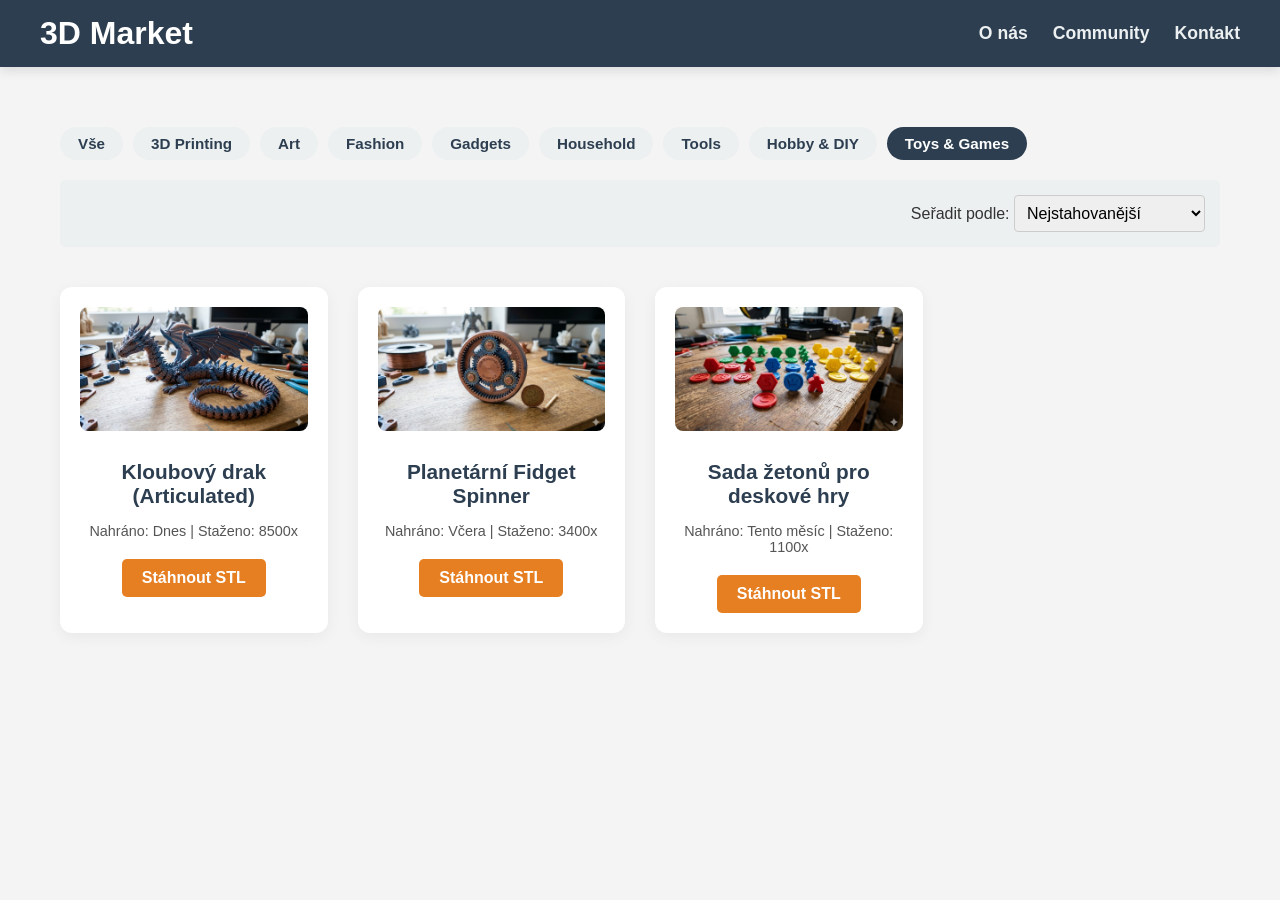
<file: Other.html>
<!DOCTYPE html>
<html lang="cs">
<head>
    <!-- Google tag (gtag.js) -->
    <script async src="https://www.googletagmanager.com/gtag/js?id=G-J3H7J6L6W3"></script>
    <script>
        window.dataLayer = window.dataLayer || [];
        function gtag(){dataLayer.push(arguments);}
        gtag('js', new Date());

        gtag('config', 'G-J3H7J6L6W3');
    </script>
    <meta charset="UTF-8">
    <title>Other modely ke stažení | 3D Market</title>
    <meta name="description" content="Stahujte nejlepší other modely. Filtrujte podle oblíbenosti, nejnovějších a nejstahovanějších kousků pro vaši 3D tiskárnu.">
    <link rel="stylesheet" href="style.css">
</head>
<body>
<header>
    <div class="hlavni-lista">
        <a href="index.html" class="logo-odkaz"><h1>3D Market</h1></a>
        <nav>
            <ul class="navigace-menu">
                <li><a href="Onas.html">O nás</a></li>
                <li><a href="Community.html">Community</a></li>
                <li><a href="Kontakt.html">Kontakt</a></li>
            </ul>
        </nav>
    </div>
</header>

<main>
    <div class="kategorie-bar">
        <a href="index.html" >Vše</a>
        <a href="3DPrinting.html">3D Printing</a>
        <a href="Art.html">Art</a>
        <a href="Fashion.html">Fashion</a>
        <a href="Gadgets.html">Gadgets</a>
        <a href="HouseHold.html">Household</a>
        <a href="Tools.html">Tools</a>
        <a href="Hobby.html">Hobby & DIY</a>
        <a href="Other.html" class="aktivni">Toys & Games</a>
    </div>
    <section class="filtry-box">
        <label for="radit">Seřadit podle:</label>
        <select name="radit" id="radit">
            <optgroup label="Popularita">
                <option value="nejstahovanejsi">Nejstahovanější</option>
                <option value="nejnavstevovanejsi">Nejvíce navštívené</option>
            </optgroup>
            <optgroup label="Čas nahrání">
                <option value="nejnovejsi">Nejnovější</option>
                <option value="nejstarsi">Nejstarší</option>
            </optgroup>
        </select>
    </section>

    <section class="modely-grid">

        <div class="model-karta">
            <img src="Toy3.jpg" alt="Kloubový drak" loading="lazy">
            <h2>Kloubový drak (Articulated)</h2>
            <p>Nahráno: Dnes | Staženo: 8500x</p>
            <a href="#" class="hlavni-tlacitko">Stáhnout STL</a>
        </div>
        <div class="model-karta">
            <img src="Toy2.jpg" alt="Fidget Spinner" loading="lazy">
            <h2>Planetární Fidget Spinner</h2>
            <p>Nahráno: Včera | Staženo: 3400x</p>
            <a href="#" class="hlavni-tlacitko">Stáhnout STL</a>
        </div>
        <div class="model-karta">
            <img src="Toy1.jpg" alt="Herní žetony" loading="lazy">
            <h2>Sada žetonů pro deskové hry</h2>
            <p>Nahráno: Tento měsíc | Staženo: 1100x</p>
            <a href="#" class="hlavni-tlacitko">Stáhnout STL</a>
        </div>

    </section>
</main>
</body>
</html>
</file>
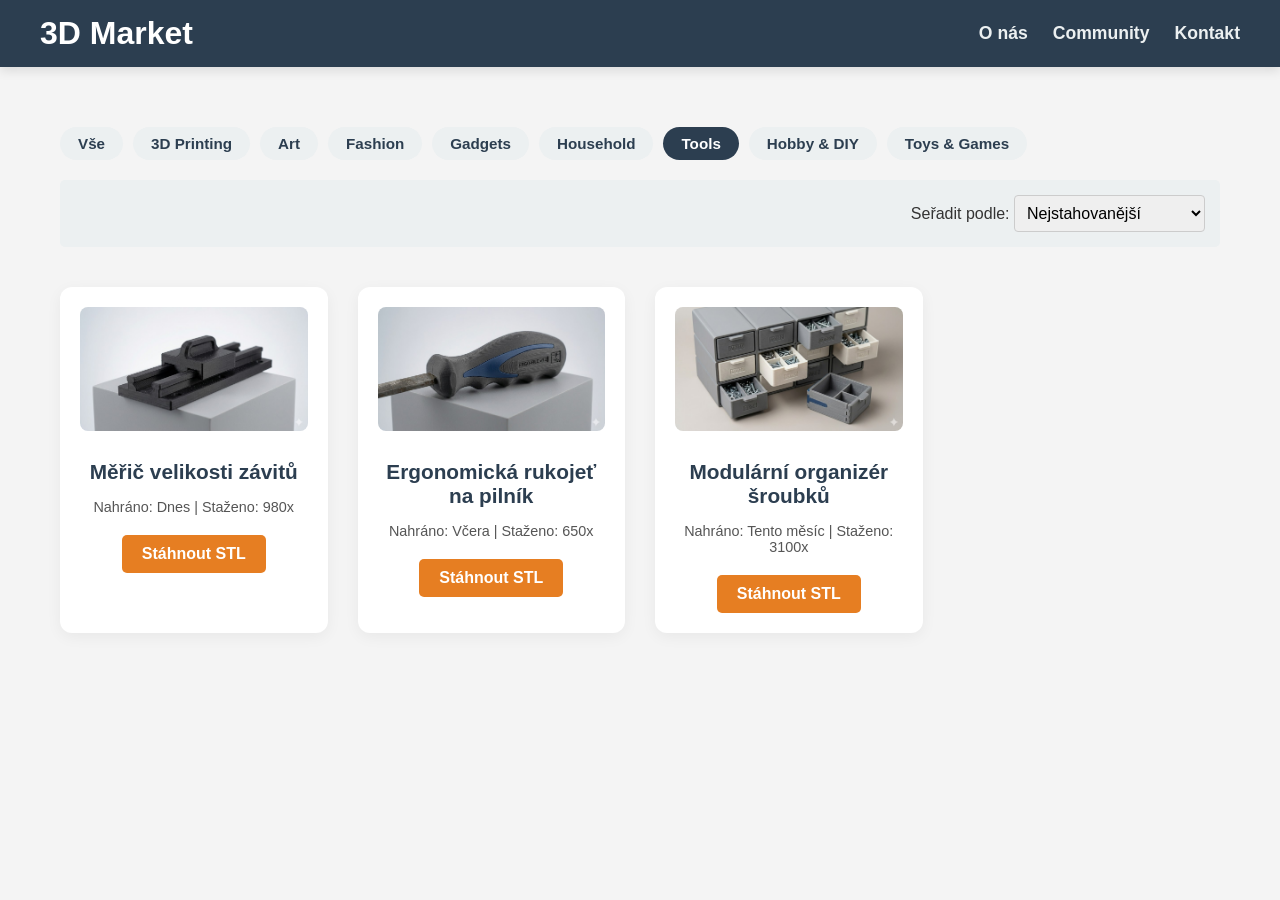
<file: Tools.html>
<!DOCTYPE html>
<html lang="cs">
<head>
    <!-- Google tag (gtag.js) -->
    <script async src="https://www.googletagmanager.com/gtag/js?id=G-V1ENLRH5XX"></script>
    <script>
        window.dataLayer = window.dataLayer || [];
        function gtag(){dataLayer.push(arguments);}
        gtag('js', new Date());

        gtag('config', 'G-V1ENLRH5XX');
    </script>
    <meta charset="UTF-8">
    <title>Tools modely ke stažení | 3D Market</title>
    <meta name="description" content="Stahujte nejlepší tools modely. Filtrujte podle oblíbenosti, nejnovějších a nejstahovanějších kousků pro vaši 3D tiskárnu.">
    <link rel="stylesheet" href="style.css">
</head>
<body>
<header>
    <div class="hlavni-lista">
        <a href="index.html" class="logo-odkaz"><h1>3D Market</h1></a>
        <nav>
            <ul class="navigace-menu">
                <li><a href="Onas.html">O nás</a></li>
                <li><a href="Community.html">Community</a></li>
                <li><a href="Kontakt.html">Kontakt</a></li>
            </ul>
        </nav>
    </div>
</header>

<main>
    <div class="kategorie-bar">
        <a href="index.html" >Vše</a>
        <a href="3DPrinting.html">3D Printing</a>
        <a href="Art.html">Art</a>
        <a href="Fashion.html">Fashion</a>
        <a href="Gadgets.html">Gadgets</a>
        <a href="HouseHold.html">Household</a>
        <a href="Tools.html" class="aktivni">Tools</a>
        <a href="Hobby.html">Hobby & DIY</a>
        <a href="Other.html">Toys & Games</a>
    </div>
    <section class="filtry-box">
        <label for="radit">Seřadit podle:</label>
        <select name="radit" id="radit">
            <optgroup label="Popularita">
                <option value="nejstahovanejsi">Nejstahovanější</option>
                <option value="nejnavstevovanejsi">Nejvíce navštívené</option>
            </optgroup>
            <optgroup label="Čas nahrání">
                <option value="nejnovejsi">Nejnovější</option>
                <option value="nejstarsi">Nejstarší</option>
            </optgroup>
        </select>
    </section>

    <section class="modely-grid">

        <div class="model-karta">
            <img src="Tools3.jpg" alt="Měřič závitů" loading="lazy">
            <h2>Měřič velikosti závitů</h2>
            <p>Nahráno: Dnes | Staženo: 980x</p>
            <a href="#" class="hlavni-tlacitko">Stáhnout STL</a>
        </div>
        <div class="model-karta">
            <img src="Tools2.jpg" alt="Rukojeť pilníku" loading="lazy">
            <h2>Ergonomická rukojeť na pilník</h2>
            <p>Nahráno: Včera | Staženo: 650x</p>
            <a href="#" class="hlavni-tlacitko">Stáhnout STL</a>
        </div>
        <div class="model-karta">
            <img src="Tools1.jpg" alt="Organizér šroubků" loading="lazy">
            <h2>Modulární organizér šroubků</h2>
            <p>Nahráno: Tento měsíc | Staženo: 3100x</p>
            <a href="#" class="hlavni-tlacitko">Stáhnout STL</a>
        </div>

    </section>
</main>
</body>
</html>
</file>
<file: style.css>
/* --- ZÁKLAD STRÁNKY --- */
body {
    font-family: Arial, sans-serif;
    margin: 0;
    padding: 0;
    background-color: #f4f4f4;
    color: #333;
    /* Zajištění patičky dole (Flexbox) */
    display: flex;
    flex-direction: column;
    min-height: 100vh;
}

main {
    max-width: 1200px;
    margin: 20px auto;
    padding: 0 20px;
    /* Natáhne hlavní obsah a odtlačí patičku úplně na dno */
    flex: 1;
    width: 100%;
    box-sizing: border-box;
}

/* --- HLAVIČKA A NAVIGACE (DESKTOP) --- */
header {
    background-color: #2c3e50;
    color: #ffffff;
    padding: 15px 40px;
    box-shadow: 0 4px 10px rgba(0,0,0,0.1);
    margin-bottom: 30px;
}
.hlavni-lista {
    display: flex;
    justify-content: space-between;
    align-items: center;
    max-width: 1200px;
    margin: 0 auto;
}
.logo-odkaz {
    color: #ffffff;
    text-decoration: none;
}
.logo-odkaz h1 {
    margin: 0;
    font-size: 2rem;
}
.navigace-menu {
    list-style: none;
    padding: 0;
    margin: 0;
    display: flex;
    align-items: center;
    gap: 25px;
}
.navigace-menu a {
    color: #ecf0f1;
    text-decoration: none;
    font-weight: bold;
    font-size: 1.1rem;
    transition: color 0.3s ease;
}
.navigace-menu a:hover {
    color: #3498db;
}

/* --- ROZBALOVACÍ MENU --- */
.dropdown { position: relative; }
.dropdown-obsah {
    display: none; position: absolute; top: 100%; left: 0;
    background-color: #ffffff; min-width: 180px;
    box-shadow: 0 8px 16px rgba(0,0,0,0.2); border-radius: 8px; z-index: 100;
}
.dropdown-obsah a { color: #333333; padding: 12px 16px; display: block; font-weight: normal; transition: background-color 0.2s ease;}
.dropdown-obsah a:hover { background-color: #f1f1f1; color: #2c3e50; }
.dropdown:hover .dropdown-obsah { display: block; }

/* --- HORIZONTÁLNÍ LIŠTA KATEGORIÍ (Pill Navigation) --- */
.kategorie-bar {
    display: flex;
    gap: 10px;
    overflow-x: auto;
    padding: 10px 0 20px 0;
    scrollbar-width: none; /* Schová posuvník ve Firefoxu */
}
.kategorie-bar::-webkit-scrollbar {
    display: none; /* Schová posuvník v Chrome/Safari */
}
.kategorie-bar a {
    background-color: #ecf0f1;
    color: #2c3e50;
    padding: 8px 18px;
    border-radius: 20px;
    text-decoration: none;
    font-size: 0.95rem;
    font-weight: bold;
    white-space: nowrap; /* Zabrání zalomení textu pod sebe */
    transition: all 0.3s ease;
}
.kategorie-bar a:hover {
    background-color: #bdc3c7;
}
.kategorie-bar a.aktivni {
    background-color: #2c3e50;
    color: white;
}

/* --- TLAČÍTKA --- */
.hlavni-tlacitko {
    background-color: #e67e22;
    color: white;
    padding: 10px 20px;
    text-decoration: none;
    font-weight: bold;
    border-radius: 5px;
    transition: background-color 0.3s;
    display: inline-block;
}
.hlavni-tlacitko:hover { background-color: #d35400; }

/* --- VYHLEDÁVAČ A FILTRY --- */
.vyhledavac-box { margin: 20px 0; }
.vyhledavac-box input[type="search"] { padding: 10px; width: 300px; border: 1px solid #ccc; border-radius: 4px; }
.vyhledavac-box button { padding: 10px 20px; background-color: #2c3e50; color: white; border: none; border-radius: 4px; cursor: pointer; transition: background-color 0.3s; }
.vyhledavac-box button:hover { background-color: #34495e; }
.filtry-box { background-color: #ecf0f1; padding: 15px; margin-bottom: 20px; border-radius: 5px; text-align: right; }
.filtry-box select { padding: 8px; font-size: 1rem; border-radius: 4px; border: 1px solid #ccc; }

/* --- MODERNÍ MŘÍŽKA MODELŮ --- */
.modely-grid { display: grid; grid-template-columns: repeat(auto-fill, minmax(260px, 1fr)); gap: 30px; padding: 20px 0; max-width: 1200px; margin: 0 auto; }
.model-karta { background: #ffffff; box-shadow: 0 4px 15px rgba(0, 0, 0, 0.05); border-radius: 12px; padding: 20px; text-align: center; transition: all 0.3s ease; }
.model-karta:hover { transform: translateY(-10px); box-shadow: 0 15px 30px rgba(0, 0, 0, 0.15); }
.model-karta img { max-width: 100%; border-radius: 8px; margin-bottom: 15px; }
.model-karta h2 { font-size: 1.3rem; margin: 10px 0; color: #2c3e50; font-weight: 600; }
.model-karta p { color: #555555; font-size: 0.9rem; margin-bottom: 20px; }

/* --- SOCIÁLNÍ MEDIA IKONY --- */
.socialni-ikona {
    transition: transform 0.3s ease, filter 0.3s ease;
    display: inline-block;
}
.socialni-ikona:hover {
    transform: scale(1.1);
    filter: brightness(1.2);
}

/* --- PATIČKA --- */
footer {
    background-color: #2c3e50;
    color: white;
    text-align: center;
    padding: 15px 0;
    width: 100%;
}

/* --- MOBILY --- */
@media (max-width: 768px) {
    .hlavni-lista { flex-direction: column; text-align: center; }
    .navigace-menu { flex-direction: column; gap: 15px; margin-top: 15px; }
    .vyhledavac-box input[type="search"] { width: 100%; margin-bottom: 10px; }
    .filtry-box { text-align: center; }
}
</file>
